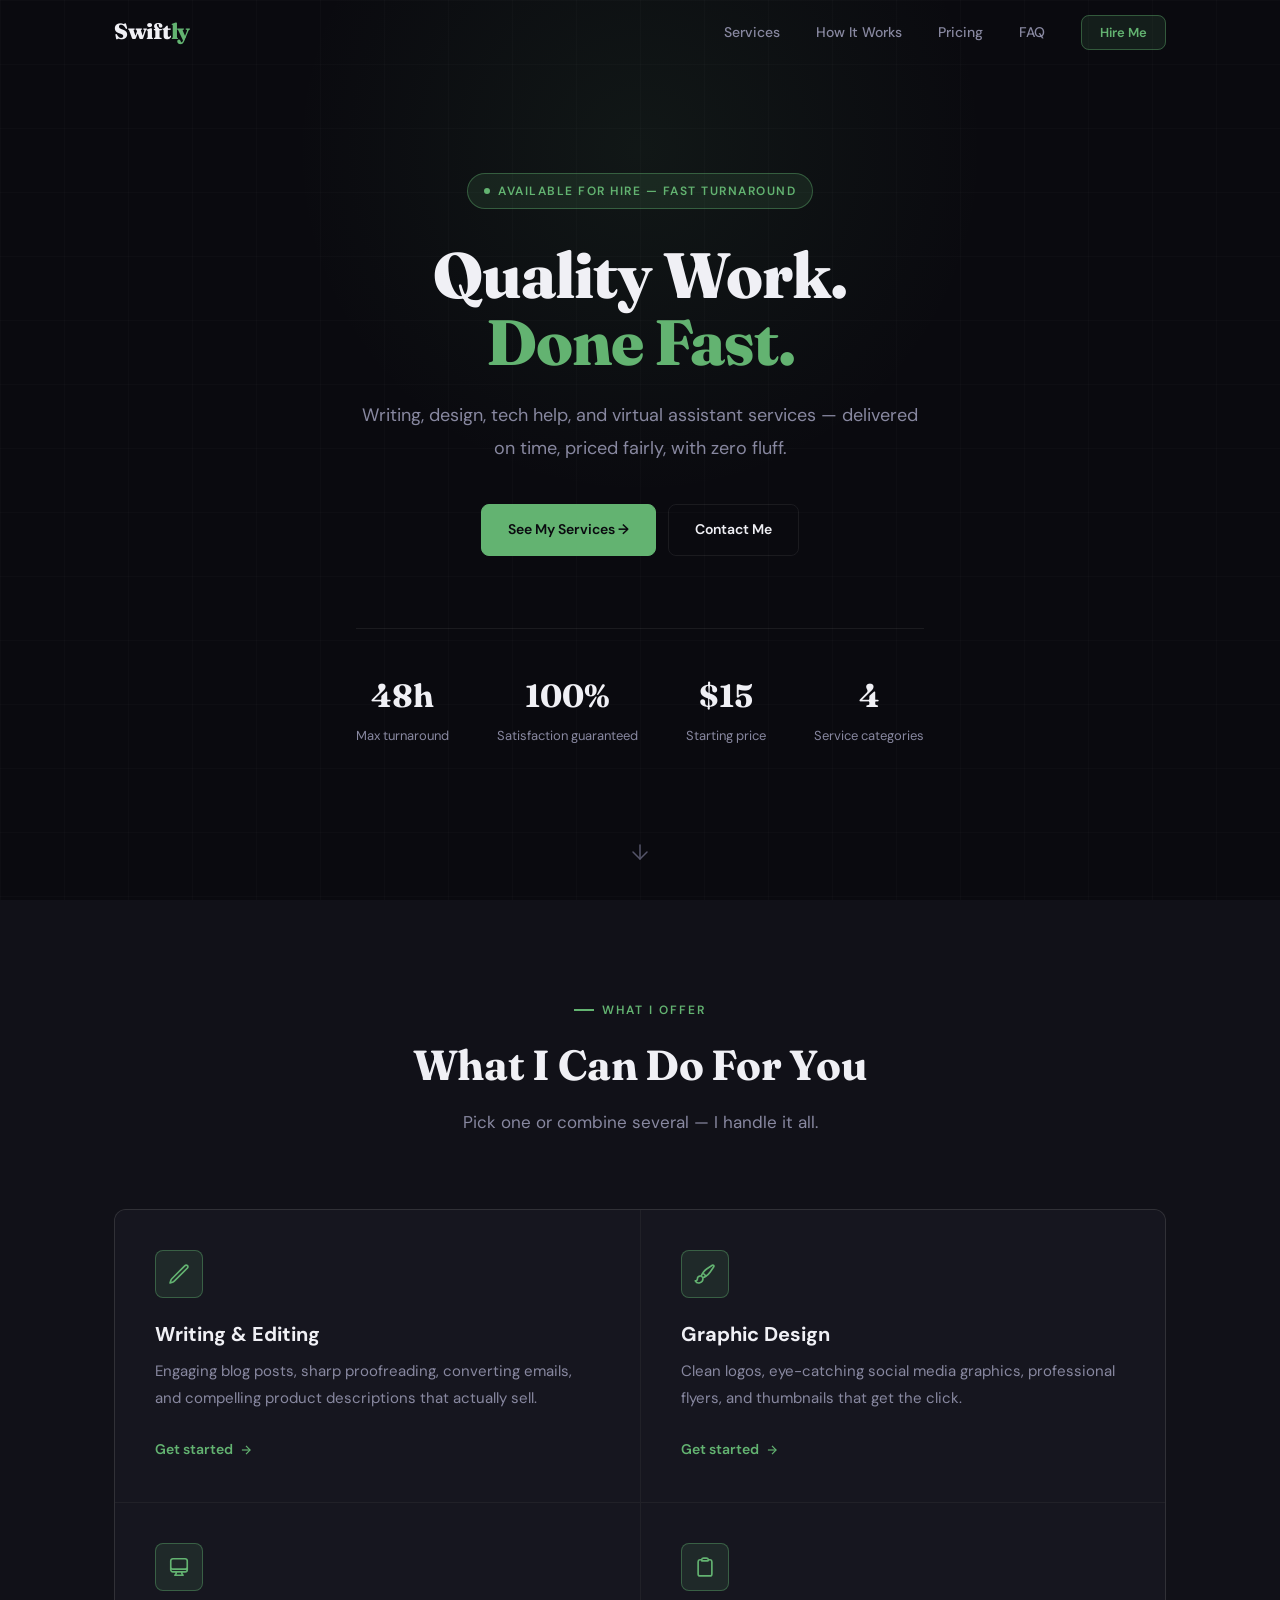
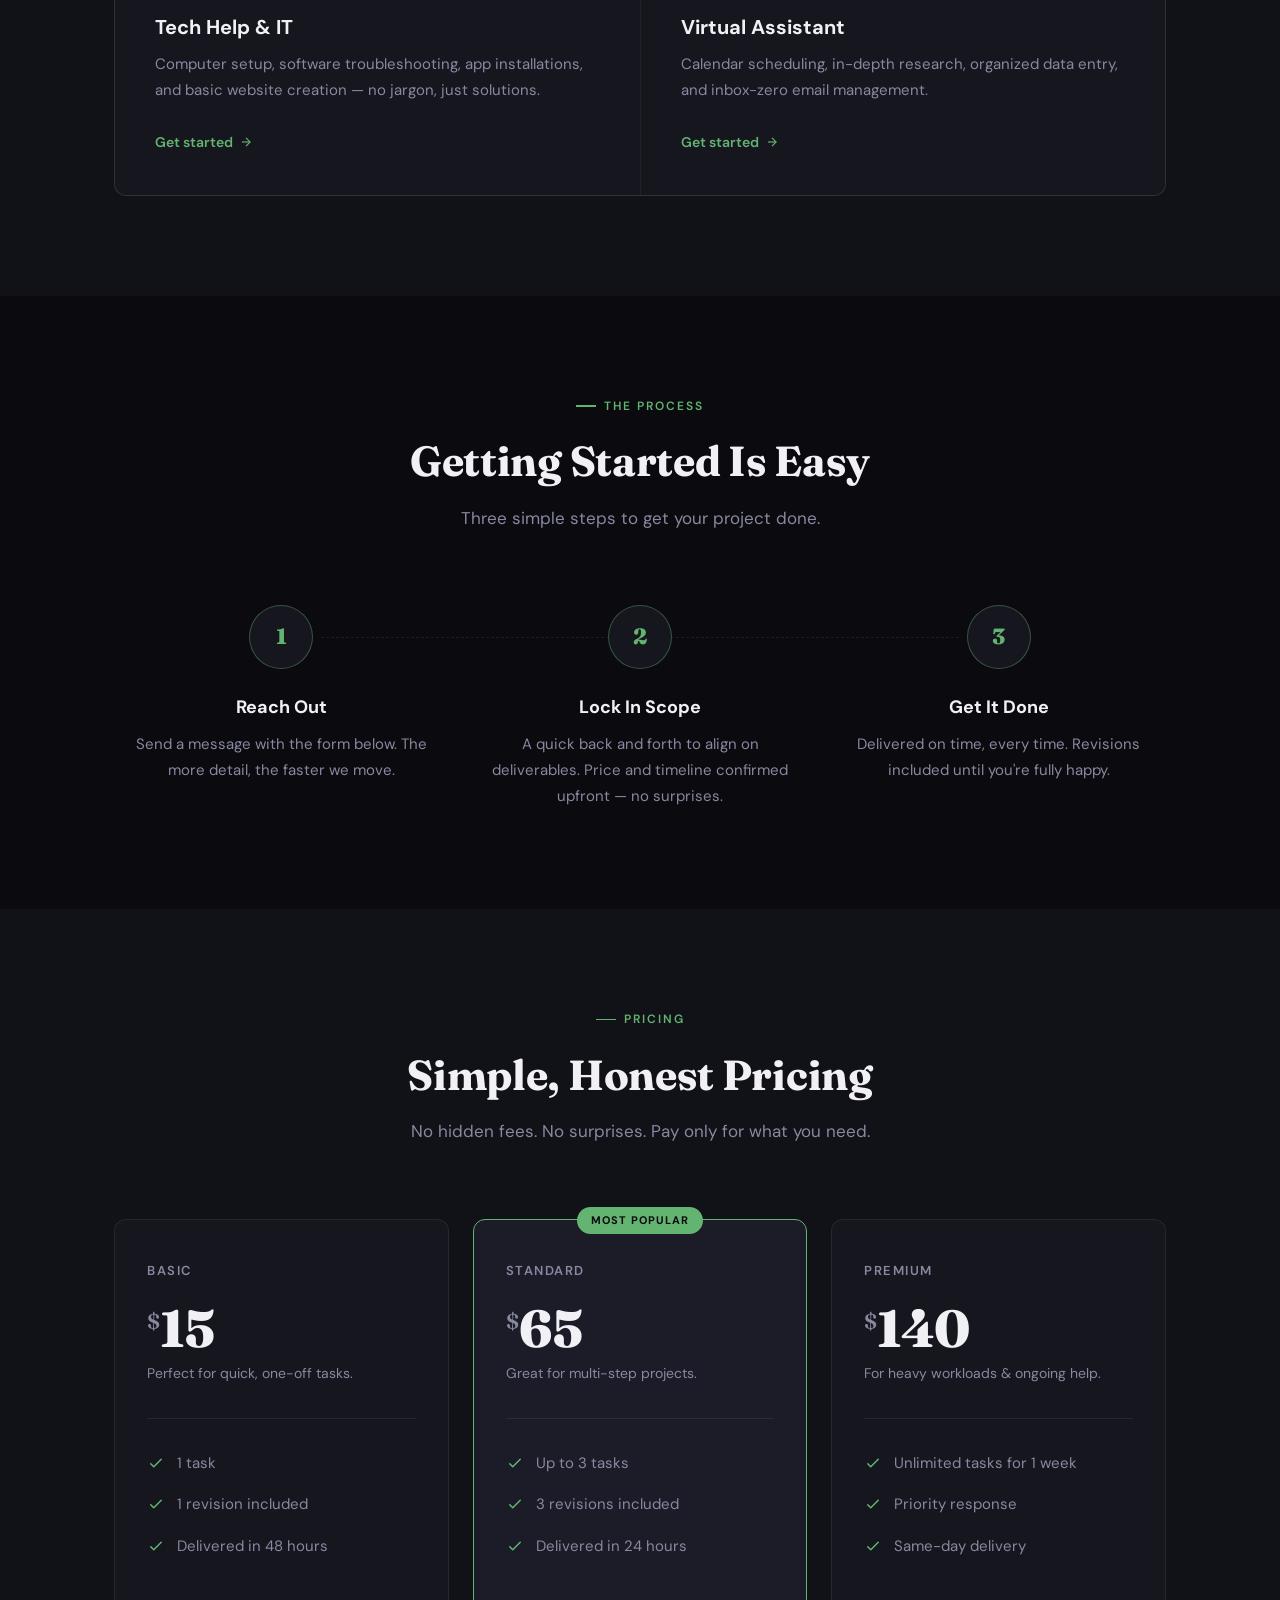
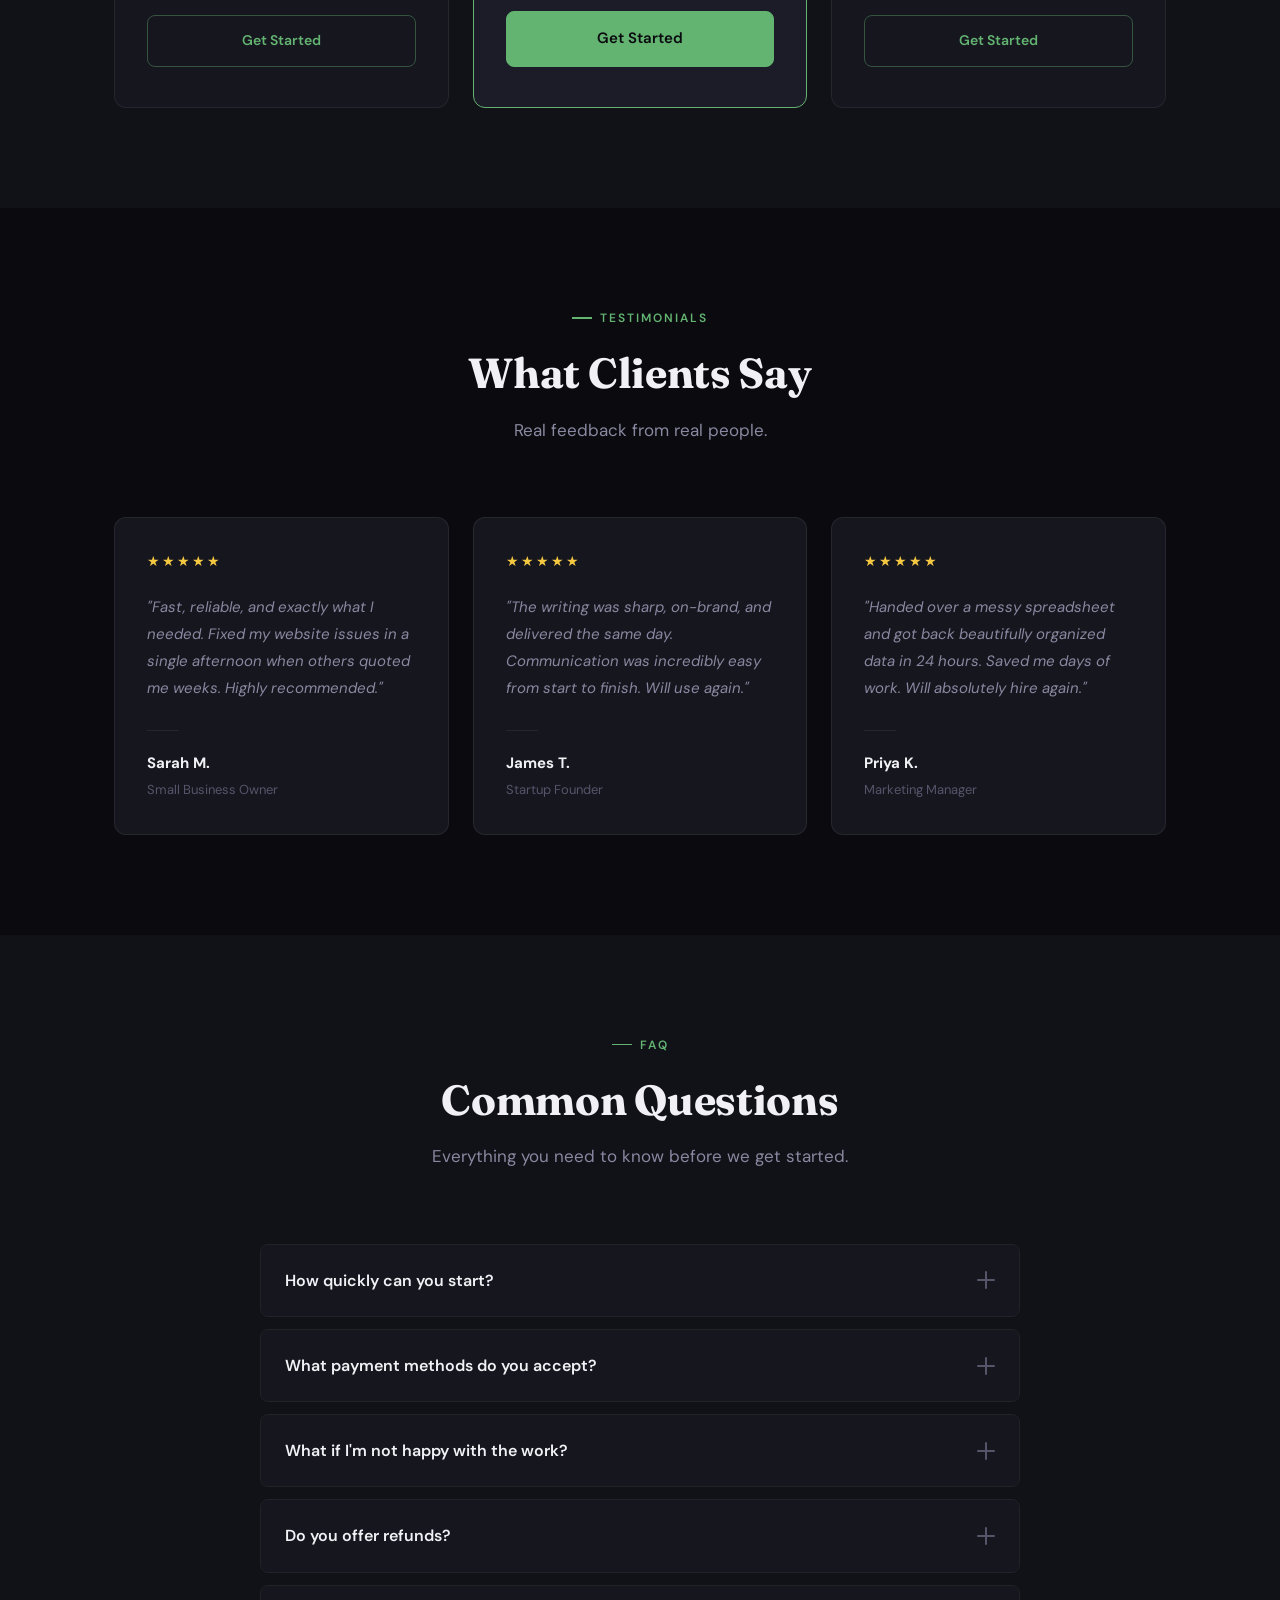
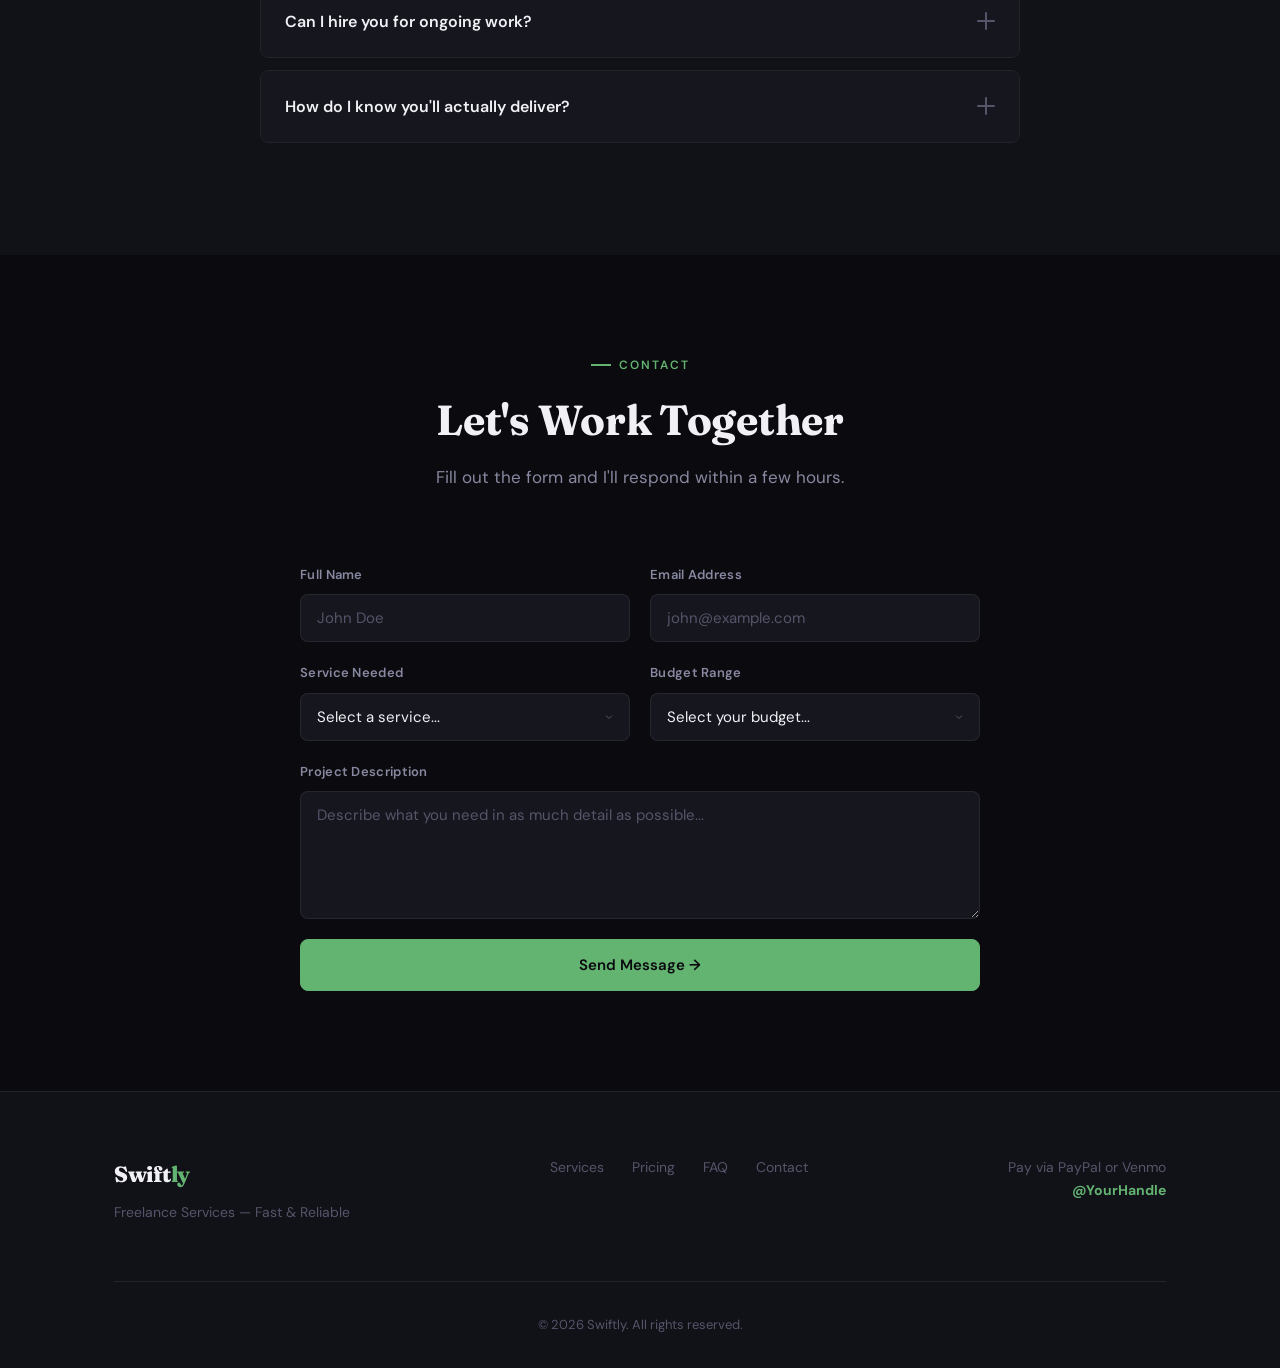
<file: Index.html>
<!DOCTYPE html>
<html lang="en">
<head>
    <meta charset="UTF-8">
    <meta name="viewport" content="width=device-width, initial-scale=1.0">
    <title>Swiftly — Freelance Services</title>
    <style>
        @import url('https://fonts.googleapis.com/css2?family=Fraunces:opsz,wght@9..144,600;9..144,700;9..144,800&family=DM+Sans:opsz,wght@9..40,400;9..40,500;9..40,600;9..40,700&display=swap');

        :root {
            --bg-base: #0a0a0f;
            --bg-surface: #111118;
            --bg-card: #16161f;
            --bg-card-hover: #1c1c28;
            --border: rgba(255,255,255,0.07);
            --border-accent: rgba(99,179,113,0.4);
            --green: #63b371;
            --green-bright: #7dd98d;
            --green-dim: rgba(99,179,113,0.12);
            --green-glow: rgba(99,179,113,0.2);
            --text-primary: #f0f0f5;
            --text-secondary: #8888a0;
            --text-muted: #55556a;
            --font-display: 'Fraunces', serif;
            --font-body: 'DM Sans', sans-serif;
            --radius: 12px;
            --radius-sm: 8px;
            --transition: 0.2s ease;
        }

        *, *::before, *::after { margin: 0; padding: 0; box-sizing: border-box; }
        html { scroll-behavior: smooth; }

        body {
            font-family: var(--font-body);
            font-size: 16px;
            line-height: 1.7;
            color: var(--text-primary);
            background-color: var(--bg-base);
            overflow-x: hidden;
        }

        h1,h2,h3,h4 { line-height: 1.2; }
        a { text-decoration: none; color: inherit; }
        ul { list-style: none; }
        img, svg { display: block; max-width: 100%; }

        .container {
            max-width: 1100px;
            margin: 0 auto;
            padding: 0 24px;
        }

        .section { padding: 100px 0; }

        .section-label {
            display: inline-flex;
            align-items: center;
            gap: 8px;
            font-size: 12px;
            font-weight: 600;
            letter-spacing: 2px;
            text-transform: uppercase;
            color: var(--green);
            margin-bottom: 20px;
        }

        .section-label::before {
            content: '';
            display: block;
            width: 20px;
            height: 1.5px;
            background: var(--green);
        }

        .section-title {
            text-align: center;
            font-family: var(--font-display);
            font-size: 42px;
            font-weight: 700;
            color: var(--text-primary);
            margin-bottom: 16px;
            letter-spacing: -0.3px;
        }

        .section-subtitle {
            text-align: center;
            color: var(--text-secondary);
            font-size: 17px;
            max-width: 560px;
            margin: 0 auto 72px;
            line-height: 1.8;
        }

        .section-header {
            text-align: center;
            margin-bottom: 72px;
        }

        /* Animations */
        .animate-on-scroll {
            opacity: 0;
            transform: translateY(24px);
            transition: opacity 0.55s ease, transform 0.55s ease;
        }
        .animate-on-scroll.visible {
            opacity: 1;
            transform: translateY(0);
        }

        /* Buttons */
        .btn {
            display: inline-flex;
            align-items: center;
            gap: 8px;
            font-family: var(--font-body);
            font-weight: 600;
            font-size: 14px;
            padding: 13px 26px;
            border-radius: var(--radius-sm);
            cursor: pointer;
            transition: all var(--transition);
            border: 1px solid transparent;
            white-space: nowrap;
        }

        .btn-primary {
            background: var(--green);
            color: #0a0a0f;
            border-color: var(--green);
        }
        .btn-primary:hover {
            background: var(--green-bright);
            border-color: var(--green-bright);
            transform: translateY(-1px);
        }

        .btn-ghost {
            background: transparent;
            color: var(--text-primary);
            border-color: var(--border);
        }
        .btn-ghost:hover {
            border-color: rgba(255,255,255,0.2);
            background: rgba(255,255,255,0.04);
        }

        .btn-full {
            width: 100%;
            justify-content: center;
            padding: 14px 24px;
            font-size: 15px;
        }

        /* ─── NAVBAR ─── */
        .navbar {
            position: fixed;
            top: 0; left: 0;
            width: 100%;
            height: 64px;
            z-index: 1000;
            display: flex;
            align-items: center;
            transition: all 0.3s ease;
        }

        .navbar-container {
            width: 100%;
            max-width: 1100px;
            margin: 0 auto;
            padding: 0 24px;
            display: flex;
            justify-content: space-between;
            align-items: center;
        }

        .nav-logo {
            font-family: var(--font-display);
            font-weight: 800;
            font-size: 22px;
            color: var(--text-primary);
            letter-spacing: -0.5px;
        }

        .nav-logo span { color: var(--green); }

        .nav-links {
            display: flex;
            gap: 36px;
        }

        .nav-link {
            font-size: 14px;
            font-weight: 500;
            color: var(--text-secondary);
            transition: color var(--transition);
        }
        .nav-link:hover { color: var(--text-primary); }

        .nav-cta {
            font-size: 13px;
            font-weight: 600;
            color: var(--green);
            border: 1px solid var(--border-accent);
            padding: 8px 18px;
            border-radius: var(--radius-sm);
            transition: all var(--transition);
            background: var(--green-dim);
        }
        .nav-cta:hover {
            background: rgba(99,179,113,0.2);
        }

        .navbar.scrolled {
            background: rgba(10,10,15,0.9);
            backdrop-filter: blur(12px);
            border-bottom: 1px solid var(--border);
        }

        .hamburger {
            display: none;
            flex-direction: column;
            gap: 5px;
            cursor: pointer;
            z-index: 1001;
        }
        .hamburger span {
            width: 24px;
            height: 2px;
            background: var(--text-primary);
            transition: all 0.3s ease;
            border-radius: 2px;
        }

        /* ─── HERO ─── */
        .hero {
            min-height: 100vh;
            display: flex;
            align-items: center;
            justify-content: center;
            position: relative;
            text-align: center;
            padding: 100px 24px 80px;
            overflow: hidden;
        }

        .hero::before {
            content: '';
            position: absolute;
            top: -200px; left: 50%;
            transform: translateX(-50%);
            width: 700px;
            height: 700px;
            background: radial-gradient(circle, rgba(99,179,113,0.08) 0%, transparent 70%);
            pointer-events: none;
        }

        .hero::after {
            content: '';
            position: absolute;
            inset: 0;
            background-image: 
                linear-gradient(rgba(255,255,255,0.015) 1px, transparent 1px),
                linear-gradient(90deg, rgba(255,255,255,0.015) 1px, transparent 1px);
            background-size: 64px 64px;
            pointer-events: none;
        }

        .hero-content {
            max-width: 820px;
            position: relative;
            z-index: 1;
            opacity: 0;
            transform: translateY(20px);
            animation: heroIn 0.7s ease forwards 0.15s;
        }

        @keyframes heroIn {
            to { opacity: 1; transform: translateY(0); }
        }

        .hero-badge {
            display: inline-flex;
            align-items: center;
            gap: 8px;
            font-size: 12px;
            font-weight: 600;
            letter-spacing: 1.5px;
            text-transform: uppercase;
            color: var(--green);
            border: 1px solid var(--border-accent);
            background: var(--green-dim);
            padding: 7px 16px;
            border-radius: 30px;
            margin-bottom: 32px;
        }

        .hero-badge::before {
            content: '';
            width: 6px; height: 6px;
            background: var(--green);
            border-radius: 50%;
            animation: pulse 2s infinite;
        }

        @keyframes pulse {
            0%, 100% { opacity: 1; transform: scale(1); }
            50% { opacity: 0.5; transform: scale(0.8); }
        }

        .hero h1 {
            font-family: var(--font-display);
            font-size: 64px;
            font-weight: 800;
            letter-spacing: -1px;
            color: var(--text-primary);
            margin-bottom: 24px;
            line-height: 1.05;
        }

        .hero h1 em {
            font-style: normal;
            color: var(--green);
        }

        .hero-sub {
            font-size: 18px;
            color: var(--text-secondary);
            max-width: 560px;
            margin: 0 auto 40px;
            line-height: 1.8;
        }

        .hero-buttons {
            display: flex;
            gap: 12px;
            justify-content: center;
            flex-wrap: wrap;
        }

        .hero-stats {
            display: flex;
            justify-content: center;
            gap: 48px;
            margin-top: 72px;
            padding-top: 40px;
            border-top: 1px solid var(--border);
        }

        .hero-stat-num {
            font-family: var(--font-display);
            font-size: 32px;
            font-weight: 700;
            color: var(--text-primary);
        }

        .hero-stat-label {
            font-size: 13px;
            color: var(--text-secondary);
            margin-top: 2px;
        }

        .scroll-arrow {
            position: absolute;
            bottom: 36px;
            left: 50%;
            transform: translateX(-50%);
            color: var(--text-muted);
            animation: bounce 2s infinite;
            z-index: 1;
        }

        @keyframes bounce {
            0%,100% { transform: translateX(-50%) translateY(0); }
            50% { transform: translateX(-50%) translateY(-8px); }
        }

        /* ─── SERVICES ─── */
        .services { background: var(--bg-surface); }

        .services-grid {
            display: grid;
            grid-template-columns: repeat(2, 1fr);
            gap: 1px;
            background: var(--border);
            border: 1px solid var(--border);
            border-radius: var(--radius);
            overflow: hidden;
        }

        .service-card {
            background: var(--bg-card);
            padding: 40px;
            transition: background var(--transition);
            position: relative;
        }

        .service-card:hover {
            background: var(--bg-card-hover);
        }

        .service-card::after {
            content: '';
            position: absolute;
            top: 0; left: 0;
            width: 3px;
            height: 0;
            background: var(--green);
            transition: height 0.3s ease;
        }

        .service-card:hover::after { height: 100%; }

        .service-icon-wrap {
            width: 48px;
            height: 48px;
            background: var(--green-dim);
            border: 1px solid var(--border-accent);
            border-radius: var(--radius-sm);
            display: flex;
            align-items: center;
            justify-content: center;
            margin-bottom: 24px;
            color: var(--green);
        }

        .service-title {
            font-size: 20px;
            font-weight: 700;
            color: var(--text-primary);
            margin-bottom: 12px;
        }

        .service-desc {
            color: var(--text-secondary);
            font-size: 15px;
            margin-bottom: 24px;
            line-height: 1.75;
        }

        .service-link {
            display: inline-flex;
            align-items: center;
            gap: 6px;
            font-size: 14px;
            font-weight: 600;
            color: var(--green);
            transition: gap var(--transition);
        }
        .service-link:hover { gap: 10px; }

        /* ─── HOW IT WORKS ─── */
        .how-it-works { background: var(--bg-base); }

        .steps-container {
            display: flex;
            justify-content: space-between;
            position: relative;
            gap: 24px;
        }

        .steps-line {
            position: absolute;
            top: 32px;
            left: calc(16.6% + 32px);
            right: calc(16.6% + 32px);
            border-top: 1px dashed var(--border);
        }

        .step-card {
            flex: 1;
            text-align: center;
            padding: 0 16px;
            position: relative;
            z-index: 2;
        }

        .step-number {
            width: 64px;
            height: 64px;
            background: var(--bg-card);
            border: 1px solid var(--border-accent);
            color: var(--green);
            border-radius: 50%;
            display: flex;
            align-items: center;
            justify-content: center;
            font-size: 22px;
            font-weight: 800;
            font-family: var(--font-display);
            margin: 0 auto 28px;
        }

        .step-title {
            font-size: 18px;
            font-weight: 700;
            color: var(--text-primary);
            margin-bottom: 12px;
        }

        .step-desc {
            color: var(--text-secondary);
            font-size: 15px;
            line-height: 1.75;
        }

        /* ─── PRICING ─── */
        .pricing { background: var(--bg-surface); }

        .pricing-grid {
            display: grid;
            grid-template-columns: repeat(3, 1fr);
            gap: 24px;
            align-items: stretch;
        }

        .pricing-card {
            background: var(--bg-card);
            border: 1px solid var(--border);
            border-radius: var(--radius);
            padding: 40px 32px;
            display: flex;
            flex-direction: column;
            transition: border-color var(--transition);
            position: relative;
        }

        .pricing-card:hover {
            border-color: rgba(255,255,255,0.12);
        }

        .pricing-card.popular {
            border-color: var(--green);
            background: var(--bg-card-hover);
        }

        .popular-badge {
            position: absolute;
            top: -13px;
            left: 50%;
            transform: translateX(-50%);
            background: var(--green);
            color: #0a0a0f;
            font-size: 11px;
            font-weight: 700;
            padding: 4px 14px;
            border-radius: 20px;
            text-transform: uppercase;
            letter-spacing: 1px;
            white-space: nowrap;
        }

        .pricing-tier {
            font-size: 13px;
            font-weight: 600;
            text-transform: uppercase;
            letter-spacing: 1.5px;
            color: var(--text-secondary);
            margin-bottom: 20px;
        }

        .pricing-price {
            font-family: var(--font-display);
            font-size: 52px;
            font-weight: 800;
            color: var(--text-primary);
            letter-spacing: -1px;
            line-height: 1;
            margin-bottom: 8px;
        }

        .pricing-price span {
            font-size: 22px;
            font-weight: 600;
            letter-spacing: 0;
            color: var(--text-secondary);
            vertical-align: super;
        }

        .pricing-desc {
            color: var(--text-secondary);
            font-size: 14px;
            margin-bottom: 32px;
            padding-bottom: 32px;
            border-bottom: 1px solid var(--border);
        }

        .pricing-features {
            flex: 1;
            margin-bottom: 36px;
        }

        .pricing-features li {
            display: flex;
            align-items: flex-start;
            gap: 12px;
            color: var(--text-secondary);
            font-size: 15px;
            margin-bottom: 16px;
        }

        .pricing-features li svg {
            width: 18px;
            height: 18px;
            color: var(--green);
            flex-shrink: 0;
            margin-top: 3px;
        }

        .btn-outline-green {
            background: transparent;
            color: var(--green);
            border: 1px solid var(--border-accent);
            width: 100%;
            justify-content: center;
            padding: 13px 24px;
            font-size: 14px;
            font-weight: 600;
            border-radius: var(--radius-sm);
            transition: all var(--transition);
            display: flex;
            align-items: center;
            cursor: pointer;
        }
        .btn-outline-green:hover {
            background: var(--green-dim);
        }

        /* ─── TESTIMONIALS ─── */
        .testimonials { background: var(--bg-base); }

        .testi-grid {
            display: grid;
            grid-template-columns: repeat(3, 1fr);
            gap: 24px;
        }

        .testi-card {
            background: var(--bg-card);
            border: 1px solid var(--border);
            border-radius: var(--radius);
            padding: 32px;
            transition: border-color var(--transition);
        }
        .testi-card:hover {
            border-color: rgba(255,255,255,0.1);
        }

        .stars {
            color: #f5c842;
            font-size: 14px;
            letter-spacing: 2px;
            margin-bottom: 20px;
        }

        .testi-quote {
            font-size: 15px;
            color: var(--text-secondary);
            line-height: 1.8;
            margin-bottom: 28px;
            font-style: italic;
        }

        .testi-divider {
            width: 32px;
            height: 1px;
            background: var(--border);
            margin-bottom: 20px;
        }

        .testi-author {
            font-weight: 700;
            font-size: 15px;
            color: var(--text-primary);
        }
        .testi-role {
            font-size: 13px;
            color: var(--text-muted);
            margin-top: 3px;
        }

        /* ─── FAQ ─── */
        .faq { background: var(--bg-surface); }

        .faq-container {
            max-width: 760px;
            margin: 0 auto;
        }

        .faq-item {
            border: 1px solid var(--border);
            border-radius: var(--radius-sm);
            margin-bottom: 12px;
            overflow: hidden;
            transition: border-color var(--transition);
        }

        .faq-item:hover, .faq-item.active {
            border-color: rgba(255,255,255,0.1);
        }

        .faq-question {
            padding: 22px 24px;
            cursor: pointer;
            display: flex;
            justify-content: space-between;
            align-items: center;
            font-weight: 600;
            font-size: 16px;
            color: var(--text-primary);
            background: var(--bg-card);
            transition: background var(--transition);
            gap: 16px;
        }

        .faq-question:hover { background: var(--bg-card-hover); }

        .faq-icon {
            position: relative;
            width: 18px;
            height: 18px;
            flex-shrink: 0;
        }
        .faq-icon::before, .faq-icon::after {
            content: '';
            position: absolute;
            background: var(--text-muted);
            transition: transform 0.3s ease, background 0.2s;
        }
        .faq-icon::before { top: 8px; left: 0; width: 18px; height: 2px; border-radius: 2px; }
        .faq-icon::after { top: 0; left: 8px; width: 2px; height: 18px; border-radius: 2px; }
        .faq-item.active .faq-icon::after { transform: rotate(90deg); }
        .faq-item.active .faq-icon::before, .faq-item.active .faq-icon::after { background: var(--green); }

        .faq-answer {
            max-height: 0;
            overflow: hidden;
            transition: max-height 0.4s ease;
            background: var(--bg-card);
        }
        .faq-answer-inner {
            padding: 0 24px 22px;
            color: var(--text-secondary);
            font-size: 15px;
            line-height: 1.8;
            border-top: 1px solid var(--border);
        }

        /* ─── CONTACT ─── */
        .contact { background: var(--bg-base); }

        .contact-wrapper {
            max-width: 680px;
            margin: 0 auto;
        }

        .contact-form {
            display: grid;
            grid-template-columns: 1fr 1fr;
            gap: 20px;
        }

        .form-group { display: flex; flex-direction: column; }
        .form-group.full-width { grid-column: span 2; }

        label {
            font-size: 13px;
            font-weight: 600;
            color: var(--text-secondary);
            margin-bottom: 8px;
            letter-spacing: 0.3px;
        }

        input, select, textarea {
            font-family: var(--font-body);
            width: 100%;
            padding: 13px 16px;
            background: var(--bg-card);
            border: 1px solid var(--border);
            border-radius: var(--radius-sm);
            font-size: 15px;
            color: var(--text-primary);
            transition: border-color var(--transition);
            appearance: none;
        }

        input::placeholder, textarea::placeholder { color: var(--text-muted); }

        input:focus, select:focus, textarea:focus {
            outline: none;
            border-color: var(--green);
        }

        select {
            background-image: url("data:image/svg+xml,%3Csvg xmlns='http://www.w3.org/2000/svg' width='12' height='12' viewBox='0 0 24 24' fill='none' stroke='%2355556a' stroke-width='2'%3E%3Cpolyline points='6 9 12 15 18 9'%3E%3C/polyline%3E%3C/svg%3E");
            background-repeat: no-repeat;
            background-position: right 14px center;
            padding-right: 40px;
        }

        select option { background: var(--bg-card); color: var(--text-primary); }

        textarea { resize: vertical; min-height: 120px; }

        .error-msg {
            color: #f87171;
            font-size: 12px;
            margin-top: 6px;
            display: none;
        }

        .form-group.error input,
        .form-group.error select,
        .form-group.error textarea { border-color: #f87171; }
        .form-group.error .error-msg { display: block; }

        .form-success {
            display: none;
            margin-top: 20px;
            padding: 16px;
            background: rgba(99,179,113,0.1);
            border: 1px solid var(--border-accent);
            color: var(--green);
            text-align: center;
            border-radius: var(--radius-sm);
            font-weight: 500;
            grid-column: span 2;
            font-size: 15px;
        }

        /* ─── FOOTER ─── */
        .footer {
            background: var(--bg-surface);
            border-top: 1px solid var(--border);
            padding: 64px 0 32px;
        }

        .footer-top {
            display: flex;
            justify-content: space-between;
            align-items: flex-start;
            margin-bottom: 56px;
            gap: 32px;
            flex-wrap: wrap;
        }

        .footer-logo {
            font-family: var(--font-display);
            font-size: 22px;
            font-weight: 800;
            color: var(--text-primary);
            letter-spacing: -0.5px;
        }
        .footer-logo span { color: var(--green); }

        .footer-desc {
            font-size: 14px;
            color: var(--text-muted);
            margin-top: 8px;
        }

        .footer-nav {
            display: flex;
            gap: 28px;
            flex-wrap: wrap;
        }
        .footer-nav a {
            font-size: 14px;
            color: var(--text-muted);
            transition: color var(--transition);
        }
        .footer-nav a:hover { color: var(--text-primary); }

        .footer-payment {
            font-size: 14px;
            color: var(--text-muted);
            text-align: right;
        }
        .footer-payment strong { color: var(--green); }

        .footer-bottom {
            text-align: center;
            padding-top: 32px;
            border-top: 1px solid var(--border);
            color: var(--text-muted);
            font-size: 13px;
        }

        /* ─── RESPONSIVE ─── */
        @media (max-width: 900px) {
            .pricing-grid { grid-template-columns: 1fr; max-width: 420px; margin: 0 auto; }
        }

        @media (max-width: 768px) {
            .section { padding: 72px 0; }
            .section-title { font-size: 32px; }
            .hero h1 { font-size: 38px; letter-spacing: -1px; }
            .hero-stats { gap: 28px; flex-wrap: wrap; }

            .nav-links {
                position: absolute;
                top: 64px; left: 0;
                width: 100%;
                background: var(--bg-surface);
                flex-direction: column;
                padding: 24px;
                gap: 20px;
                border-top: 1px solid var(--border);
                display: none;
            }
            .nav-links.active { display: flex; }
            .nav-link { font-size: 17px; color: var(--text-primary); }
            .nav-cta { display: none; }
            .hamburger { display: flex; }

            .hero-buttons { flex-direction: column; align-items: center; }
            .services-grid { grid-template-columns: 1fr; }
            .testi-grid { grid-template-columns: 1fr; }
            .steps-container { flex-direction: column; gap: 40px; }
            .steps-line { display: none; }
            .contact-form { grid-template-columns: 1fr; }
            .form-group.full-width, .form-success { grid-column: span 1; }
            .footer-top { flex-direction: column; }
            .footer-payment { text-align: left; }
        }
    </style>
</head>
<body>

<!-- NAVBAR -->
<nav class="navbar" id="navbar">
    <div class="navbar-container">
        <a href="#" class="nav-logo">Swift<span>ly</span></a>

        <div class="hamburger" id="hamburger">
            <span></span><span></span><span></span>
        </div>

        <ul class="nav-links" id="nav-links">
            <li><a href="#services" class="nav-link">Services</a></li>
            <li><a href="#how-it-works" class="nav-link">How It Works</a></li>
            <li><a href="#pricing" class="nav-link">Pricing</a></li>
            <li><a href="#faq" class="nav-link">FAQ</a></li>
            <li><a href="#contact" class="nav-cta">Hire Me</a></li>
        </ul>
    </div>
</nav>

<!-- HERO -->
<section class="hero" id="home">
    <div class="hero-content">
        <div class="hero-badge">Available for Hire — Fast Turnaround</div>
        <h1>Quality Work.<br><em>Done Fast.</em></h1>
        <p class="hero-sub">Writing, design, tech help, and virtual assistant services — delivered on time, priced fairly, with zero fluff.</p>
        <div class="hero-buttons">
            <a href="#services" class="btn btn-primary">See My Services →</a>
            <a href="#contact" class="btn btn-ghost">Contact Me</a>
        </div>
        <div class="hero-stats">
            <div>
                <div class="hero-stat-num">48h</div>
                <div class="hero-stat-label">Max turnaround</div>
            </div>
            <div>
                <div class="hero-stat-num">100%</div>
                <div class="hero-stat-label">Satisfaction guaranteed</div>
            </div>
            <div>
                <div class="hero-stat-num">$15</div>
                <div class="hero-stat-label">Starting price</div>
            </div>
            <div>
                <div class="hero-stat-num">4</div>
                <div class="hero-stat-label">Service categories</div>
            </div>
        </div>
    </div>

    <div class="scroll-arrow">
        <a href="#services">
            <svg xmlns="http://www.w3.org/2000/svg" width="24" height="24" viewBox="0 0 24 24" fill="none" stroke="currentColor" stroke-width="1.5" stroke-linecap="round" stroke-linejoin="round">
                <line x1="12" y1="5" x2="12" y2="19"/><polyline points="19 12 12 19 5 12"/>
            </svg>
        </a>
    </div>
</section>

<!-- SERVICES -->
<section class="section services" id="services">
    <div class="container">
        <div class="section-header">
            <div style="display:flex;justify-content:center;"><span class="section-label animate-on-scroll">What I Offer</span></div>
            <h2 class="section-title animate-on-scroll">What I Can Do For You</h2>
            <p class="section-subtitle animate-on-scroll">Pick one or combine several — I handle it all.</p>
        </div>

        <div class="services-grid animate-on-scroll">
            <div class="service-card">
                <div class="service-icon-wrap">
                    <svg width="22" height="22" fill="none" viewBox="0 0 24 24" stroke="currentColor" stroke-width="1.8">
                        <path stroke-linecap="round" stroke-linejoin="round" d="M16.862 4.487l1.687-1.688a1.875 1.875 0 112.652 2.652L6.832 19.82a4.5 4.5 0 01-1.897 1.13l-2.685.8.8-2.685a4.5 4.5 0 011.13-1.897L16.863 4.487z"/>
                    </svg>
                </div>
                <h3 class="service-title">Writing & Editing</h3>
                <p class="service-desc">Engaging blog posts, sharp proofreading, converting emails, and compelling product descriptions that actually sell.</p>
                <a href="#contact" class="service-link">Get started <svg width="14" height="14" viewBox="0 0 24 24" fill="none" stroke="currentColor" stroke-width="2"><line x1="5" y1="12" x2="19" y2="12"/><polyline points="12 5 19 12 12 19"/></svg></a>
            </div>

            <div class="service-card">
                <div class="service-icon-wrap">
                    <svg width="22" height="22" fill="none" viewBox="0 0 24 24" stroke="currentColor" stroke-width="1.8">
                        <path stroke-linecap="round" stroke-linejoin="round" d="M9.53 16.122a3 3 0 00-5.78 1.128 2.25 2.25 0 01-2.4 2.245 4.5 4.5 0 008.4-2.245c0-.399-.078-.78-.22-1.128zm0 0a15.998 15.998 0 003.388-1.62m-5.043-.025a15.994 15.994 0 011.622-3.395m3.42 3.42a15.995 15.995 0 004.764-4.648l3.876-5.814a1.151 1.151 0 00-1.597-1.597L14.146 6.32a15.996 15.996 0 00-4.649 4.763m3.42 3.42a6.776 6.776 0 00-3.42-3.42"/>
                    </svg>
                </div>
                <h3 class="service-title">Graphic Design</h3>
                <p class="service-desc">Clean logos, eye-catching social media graphics, professional flyers, and thumbnails that get the click.</p>
                <a href="#contact" class="service-link">Get started <svg width="14" height="14" viewBox="0 0 24 24" fill="none" stroke="currentColor" stroke-width="2"><line x1="5" y1="12" x2="19" y2="12"/><polyline points="12 5 19 12 12 19"/></svg></a>
            </div>

            <div class="service-card">
                <div class="service-icon-wrap">
                    <svg width="22" height="22" fill="none" viewBox="0 0 24 24" stroke="currentColor" stroke-width="1.8">
                        <path stroke-linecap="round" stroke-linejoin="round" d="M9 17.25v1.007a3 3 0 01-.879 2.122L7.5 21h9l-.621-.621A3 3 0 0115 18.257V17.25m6-12V15a2.25 2.25 0 01-2.25 2.25H5.25A2.25 2.25 0 013 15V5.25m18 0A2.25 2.25 0 0018.75 3H5.25A2.25 2.25 0 003 5.25m18 0V12a2.25 2.25 0 01-2.25 2.25H5.25A2.25 2.25 0 013 12V5.25"/>
                    </svg>
                </div>
                <h3 class="service-title">Tech Help & IT</h3>
                <p class="service-desc">Computer setup, software troubleshooting, app installations, and basic website creation — no jargon, just solutions.</p>
                <a href="#contact" class="service-link">Get started <svg width="14" height="14" viewBox="0 0 24 24" fill="none" stroke="currentColor" stroke-width="2"><line x1="5" y1="12" x2="19" y2="12"/><polyline points="12 5 19 12 12 19"/></svg></a>
            </div>

            <div class="service-card">
                <div class="service-icon-wrap">
                    <svg width="22" height="22" fill="none" viewBox="0 0 24 24" stroke="currentColor" stroke-width="1.8">
                        <path stroke-linecap="round" stroke-linejoin="round" d="M15.666 3.888A2.25 2.25 0 0013.5 2.25h-3c-1.03 0-1.9.693-2.166 1.638m7.332 0c.055.194.084.4.084.612v0a.75.75 0 01-.75.75H9a.75.75 0 01-.75-.75v0c0-.212.03-.418.084-.612m7.332 0c.646.049 1.288.11 1.927.184 1.1.128 1.907 1.077 1.907 2.185V19.5a2.25 2.25 0 01-2.25 2.25H6.75A2.25 2.25 0 014.5 19.5V6.257c0-1.108.806-2.057 1.907-2.185a48.208 48.208 0 011.927-.184"/>
                    </svg>
                </div>
                <h3 class="service-title">Virtual Assistant</h3>
                <p class="service-desc">Calendar scheduling, in-depth research, organized data entry, and inbox-zero email management.</p>
                <a href="#contact" class="service-link">Get started <svg width="14" height="14" viewBox="0 0 24 24" fill="none" stroke="currentColor" stroke-width="2"><line x1="5" y1="12" x2="19" y2="12"/><polyline points="12 5 19 12 12 19"/></svg></a>
            </div>
        </div>
    </div>
</section>

<!-- HOW IT WORKS -->
<section class="section how-it-works" id="how-it-works">
    <div class="container">
        <div class="section-header">
            <div style="display:flex;justify-content:center;"><span class="section-label animate-on-scroll">The Process</span></div>
            <h2 class="section-title animate-on-scroll">Getting Started Is Easy</h2>
            <p class="section-subtitle animate-on-scroll">Three simple steps to get your project done.</p>
        </div>

        <div class="steps-container">
            <div class="steps-line"></div>
            <div class="step-card animate-on-scroll">
                <div class="step-number">1</div>
                <h3 class="step-title">Reach Out</h3>
                <p class="step-desc">Send a message with the form below. The more detail, the faster we move.</p>
            </div>
            <div class="step-card animate-on-scroll">
                <div class="step-number">2</div>
                <h3 class="step-title">Lock In Scope</h3>
                <p class="step-desc">A quick back and forth to align on deliverables. Price and timeline confirmed upfront — no surprises.</p>
            </div>
            <div class="step-card animate-on-scroll">
                <div class="step-number">3</div>
                <h3 class="step-title">Get It Done</h3>
                <p class="step-desc">Delivered on time, every time. Revisions included until you're fully happy.</p>
            </div>
        </div>
    </div>
</section>

<!-- PRICING -->
<section class="section pricing" id="pricing">
    <div class="container">
        <div class="section-header">
            <div style="display:flex;justify-content:center;"><span class="section-label animate-on-scroll">Pricing</span></div>
            <h2 class="section-title animate-on-scroll">Simple, Honest Pricing</h2>
            <p class="section-subtitle animate-on-scroll">No hidden fees. No surprises. Pay only for what you need.</p>
        </div>

        <div class="pricing-grid">
            <!-- Basic -->
            <div class="pricing-card animate-on-scroll">
                <div class="pricing-tier">Basic</div>
                <div class="pricing-price"><span>$</span>15</div>
                <p class="pricing-desc">Perfect for quick, one-off tasks.</p>
                <ul class="pricing-features">
                    <li><svg fill="none" viewBox="0 0 24 24" stroke="currentColor" stroke-width="2"><path stroke-linecap="round" stroke-linejoin="round" d="M5 13l4 4L19 7"/></svg>1 task</li>
                    <li><svg fill="none" viewBox="0 0 24 24" stroke="currentColor" stroke-width="2"><path stroke-linecap="round" stroke-linejoin="round" d="M5 13l4 4L19 7"/></svg>1 revision included</li>
                    <li><svg fill="none" viewBox="0 0 24 24" stroke="currentColor" stroke-width="2"><path stroke-linecap="round" stroke-linejoin="round" d="M5 13l4 4L19 7"/></svg>Delivered in 48 hours</li>
                </ul>
                <a href="#contact" class="btn-outline-green">Get Started</a>
            </div>

            <!-- Standard -->
            <div class="pricing-card popular animate-on-scroll">
                <div class="popular-badge">Most Popular</div>
                <div class="pricing-tier">Standard</div>
                <div class="pricing-price"><span>$</span>65</div>
                <p class="pricing-desc">Great for multi-step projects.</p>
                <ul class="pricing-features">
                    <li><svg fill="none" viewBox="0 0 24 24" stroke="currentColor" stroke-width="2"><path stroke-linecap="round" stroke-linejoin="round" d="M5 13l4 4L19 7"/></svg>Up to 3 tasks</li>
                    <li><svg fill="none" viewBox="0 0 24 24" stroke="currentColor" stroke-width="2"><path stroke-linecap="round" stroke-linejoin="round" d="M5 13l4 4L19 7"/></svg>3 revisions included</li>
                    <li><svg fill="none" viewBox="0 0 24 24" stroke="currentColor" stroke-width="2"><path stroke-linecap="round" stroke-linejoin="round" d="M5 13l4 4L19 7"/></svg>Delivered in 24 hours</li>
                </ul>
                <a href="#contact" class="btn btn-primary btn-full">Get Started</a>
            </div>

            <!-- Premium -->
            <div class="pricing-card animate-on-scroll">
                <div class="pricing-tier">Premium</div>
                <div class="pricing-price"><span>$</span>140</div>
                <p class="pricing-desc">For heavy workloads & ongoing help.</p>
                <ul class="pricing-features">
                    <li><svg fill="none" viewBox="0 0 24 24" stroke="currentColor" stroke-width="2"><path stroke-linecap="round" stroke-linejoin="round" d="M5 13l4 4L19 7"/></svg>Unlimited tasks for 1 week</li>
                    <li><svg fill="none" viewBox="0 0 24 24" stroke="currentColor" stroke-width="2"><path stroke-linecap="round" stroke-linejoin="round" d="M5 13l4 4L19 7"/></svg>Priority response</li>
                    <li><svg fill="none" viewBox="0 0 24 24" stroke="currentColor" stroke-width="2"><path stroke-linecap="round" stroke-linejoin="round" d="M5 13l4 4L19 7"/></svg>Same-day delivery</li>
                </ul>
                <a href="#contact" class="btn-outline-green">Get Started</a>
            </div>
        </div>
    </div>
</section>

<!-- TESTIMONIALS -->
<section class="section testimonials" id="testimonials">
    <div class="container">
        <div class="section-header">
            <div style="display:flex;justify-content:center;"><span class="section-label animate-on-scroll">Testimonials</span></div>
            <h2 class="section-title animate-on-scroll">What Clients Say</h2>
            <p class="section-subtitle animate-on-scroll">Real feedback from real people.</p>
        </div>

        <div class="testi-grid">
            <div class="testi-card animate-on-scroll">
                <div class="stars">★★★★★</div>
                <p class="testi-quote">"Fast, reliable, and exactly what I needed. Fixed my website issues in a single afternoon when others quoted me weeks. Highly recommended."</p>
                <div class="testi-divider"></div>
                <div class="testi-author">Sarah M.</div>
                <div class="testi-role">Small Business Owner</div>
            </div>
            <div class="testi-card animate-on-scroll">
                <div class="stars">★★★★★</div>
                <p class="testi-quote">"The writing was sharp, on-brand, and delivered the same day. Communication was incredibly easy from start to finish. Will use again."</p>
                <div class="testi-divider"></div>
                <div class="testi-author">James T.</div>
                <div class="testi-role">Startup Founder</div>
            </div>
            <div class="testi-card animate-on-scroll">
                <div class="stars">★★★★★</div>
                <p class="testi-quote">"Handed over a messy spreadsheet and got back beautifully organized data in 24 hours. Saved me days of work. Will absolutely hire again."</p>
                <div class="testi-divider"></div>
                <div class="testi-author">Priya K.</div>
                <div class="testi-role">Marketing Manager</div>
            </div>
        </div>
    </div>
</section>

<!-- FAQ -->
<section class="section faq" id="faq">
    <div class="container">
        <div class="section-header">
            <div style="display:flex;justify-content:center;"><span class="section-label animate-on-scroll">FAQ</span></div>
            <h2 class="section-title animate-on-scroll">Common Questions</h2>
            <p class="section-subtitle animate-on-scroll">Everything you need to know before we get started.</p>
        </div>

        <div class="faq-container">
            <div class="faq-item animate-on-scroll">
                <div class="faq-question">How quickly can you start? <span class="faq-icon"></span></div>
                <div class="faq-answer"><div class="faq-answer-inner">I can start on new projects within 24 hours of our agreement. If you have an urgent request, flag it in the contact form and I'll prioritize it.</div></div>
            </div>
            <div class="faq-item animate-on-scroll">
                <div class="faq-question">What payment methods do you accept? <span class="faq-icon"></span></div>
                <div class="faq-answer"><div class="faq-answer-inner">I accept PayPal, Venmo, and direct bank transfer. For larger projects, I typically ask for a 50% deposit upfront with the remainder on delivery.</div></div>
            </div>
            <div class="faq-item animate-on-scroll">
                <div class="faq-question">What if I'm not happy with the work? <span class="faq-icon"></span></div>
                <div class="faq-answer"><div class="faq-answer-inner">Your satisfaction is the goal. Every tier includes revisions so we can refine the work until it fully matches your vision — no extra charge.</div></div>
            </div>
            <div class="faq-item animate-on-scroll">
                <div class="faq-question">Do you offer refunds? <span class="faq-icon"></span></div>
                <div class="faq-answer"><div class="faq-answer-inner">If we realize early on that we aren't a good fit, I offer a full refund on any deposit. Once final deliverables are accepted, refunds are handled on a case-by-case basis.</div></div>
            </div>
            <div class="faq-item animate-on-scroll">
                <div class="faq-question">Can I hire you for ongoing work? <span class="faq-icon"></span></div>
                <div class="faq-answer"><div class="faq-answer-inner">Absolutely. The Premium tier is built for that. I also offer custom monthly retainer packages if you need consistent, long-term support.</div></div>
            </div>
            <div class="faq-item animate-on-scroll">
                <div class="faq-question">How do I know you'll actually deliver? <span class="faq-icon"></span></div>
                <div class="faq-answer"><div class="faq-answer-inner">I run on reputation and referrals. I keep communication clear and frequent so you're never left wondering about your project's status.</div></div>
            </div>
        </div>
    </div>
</section>

<!-- CONTACT -->
<section class="section contact" id="contact">
    <div class="container">
        <div class="section-header">
            <div style="display:flex;justify-content:center;"><span class="section-label animate-on-scroll">Contact</span></div>
            <h2 class="section-title animate-on-scroll">Let's Work Together</h2>
            <p class="section-subtitle animate-on-scroll">Fill out the form and I'll respond within a few hours.</p>
        </div>

        <div class="contact-wrapper">
            <form class="contact-form animate-on-scroll" id="contact-form" novalidate>
                <div class="form-group">
                    <label for="name">Full Name</label>
                    <input type="text" id="name" name="name" required placeholder="John Doe">
                    <span class="error-msg">Please enter your full name.</span>
                </div>
                <div class="form-group">
                    <label for="email">Email Address</label>
                    <input type="email" id="email" name="email" required placeholder="john@example.com">
                    <span class="error-msg">Please enter a valid email.</span>
                </div>
                <div class="form-group">
                    <label for="service">Service Needed</label>
                    <select id="service" name="service" required>
                        <option value="" disabled selected>Select a service...</option>
                        <option>Writing & Editing</option>
                        <option>Graphic Design</option>
                        <option>Tech Help</option>
                        <option>Virtual Assistant</option>
                        <option>Other</option>
                    </select>
                    <span class="error-msg">Please select a service.</span>
                </div>
                <div class="form-group">
                    <label for="budget">Budget Range</label>
                    <select id="budget" name="budget" required>
                        <option value="" disabled selected>Select your budget...</option>
                        <option>Under $15</option>
                        <option>$15–$65</option>
                        <option>$65–$140</option>
                        <option>$140+</option>
                    </select>
                    <span class="error-msg">Please select a budget range.</span>
                </div>
                <div class="form-group full-width">
                    <label for="description">Project Description</label>
                    <textarea id="description" name="description" rows="5" required placeholder="Describe what you need in as much detail as possible..."></textarea>
                    <span class="error-msg">Please describe your project.</span>
                </div>
                <div class="form-group full-width">
                    <button type="submit" class="btn btn-primary btn-full" style="font-size:15px; padding:15px 24px;">Send Message →</button>
                </div>
                <div class="form-success" id="form-success">✓ Thanks! I'll be in touch within a few hours.</div>
            </form>
        </div>
    </div>
</section>

<!-- FOOTER -->
<footer class="footer">
    <div class="container">
        <div class="footer-top">
            <div>
                <div class="footer-logo">Swift<span>ly</span></div>
                <div class="footer-desc">Freelance Services — Fast & Reliable</div>
            </div>
            <nav class="footer-nav">
                <a href="#services">Services</a>
                <a href="#pricing">Pricing</a>
                <a href="#faq">FAQ</a>
                <a href="#contact">Contact</a>
            </nav>
            <div class="footer-payment">
                Pay via PayPal or Venmo<br>
                <strong>@YourHandle</strong>
            </div>
        </div>
        <div class="footer-bottom">© 2026 Swiftly. All rights reserved.</div>
    </div>
</footer>

<script>
document.addEventListener('DOMContentLoaded', () => {
    const nav = document.getElementById('navbar');
    const hamburger = document.getElementById('hamburger');
    const navLinks = document.getElementById('nav-links');

    window.addEventListener('scroll', () => {
        nav.classList.toggle('scrolled', window.scrollY > 60);
    });

    hamburger.addEventListener('click', () => {
        navLinks.classList.toggle('active');
    });

    document.querySelectorAll('a[href^="#"]').forEach(anchor => {
        anchor.addEventListener('click', function(e) {
            e.preventDefault();
            navLinks.classList.remove('active');
            const target = document.querySelector(this.getAttribute('href'));
            if (target) {
                window.scrollTo({ top: target.getBoundingClientRect().top + window.scrollY - nav.offsetHeight, behavior: 'smooth' });
            }
        });
    });

    document.querySelectorAll('.faq-item').forEach(item => {
        item.querySelector('.faq-question').addEventListener('click', () => {
            const isActive = item.classList.contains('active');
            document.querySelectorAll('.faq-item').forEach(f => {
                f.classList.remove('active');
                f.querySelector('.faq-answer').style.maxHeight = null;
            });
            if (!isActive) {
                item.classList.add('active');
                const ans = item.querySelector('.faq-answer');
                ans.style.maxHeight = ans.scrollHeight + 'px';
            }
        });
    });

    const observer = new IntersectionObserver((entries, obs) => {
        entries.forEach(entry => {
            if (entry.isIntersecting) {
                entry.target.classList.add('visible');
                obs.unobserve(entry.target);
            }
        });
    }, { threshold: 0.1, rootMargin: '0px 0px -40px 0px' });

    document.querySelectorAll('.animate-on-scroll').forEach(el => observer.observe(el));

    const form = document.getElementById('contact-form');
    const formSuccess = document.getElementById('form-success');

    const validEmail = e => /^[^\s@]+@[^\s@]+\.[^\s@]+$/.test(e);

    form.addEventListener('submit', e => {
        e.preventDefault();
        let valid = true;
        form.querySelectorAll('input, select, textarea').forEach(input => {
            const group = input.closest('.form-group');
            const bad = !input.value.trim() || (input.type === 'email' && !validEmail(input.value.trim()));
            group.classList.toggle('error', bad);
            if (bad) valid = false;
        });
        if (valid) {
            formSuccess.style.display = 'block';
            form.reset();
            setTimeout(() => { formSuccess.style.display = 'none'; }, 5000);
        }
    });

    form.querySelectorAll('input, select, textarea').forEach(input => {
        input.addEventListener('input', () => input.closest('.form-group').classList.remove('error'));
    });
});
</script>
</body>
</html>
</file>
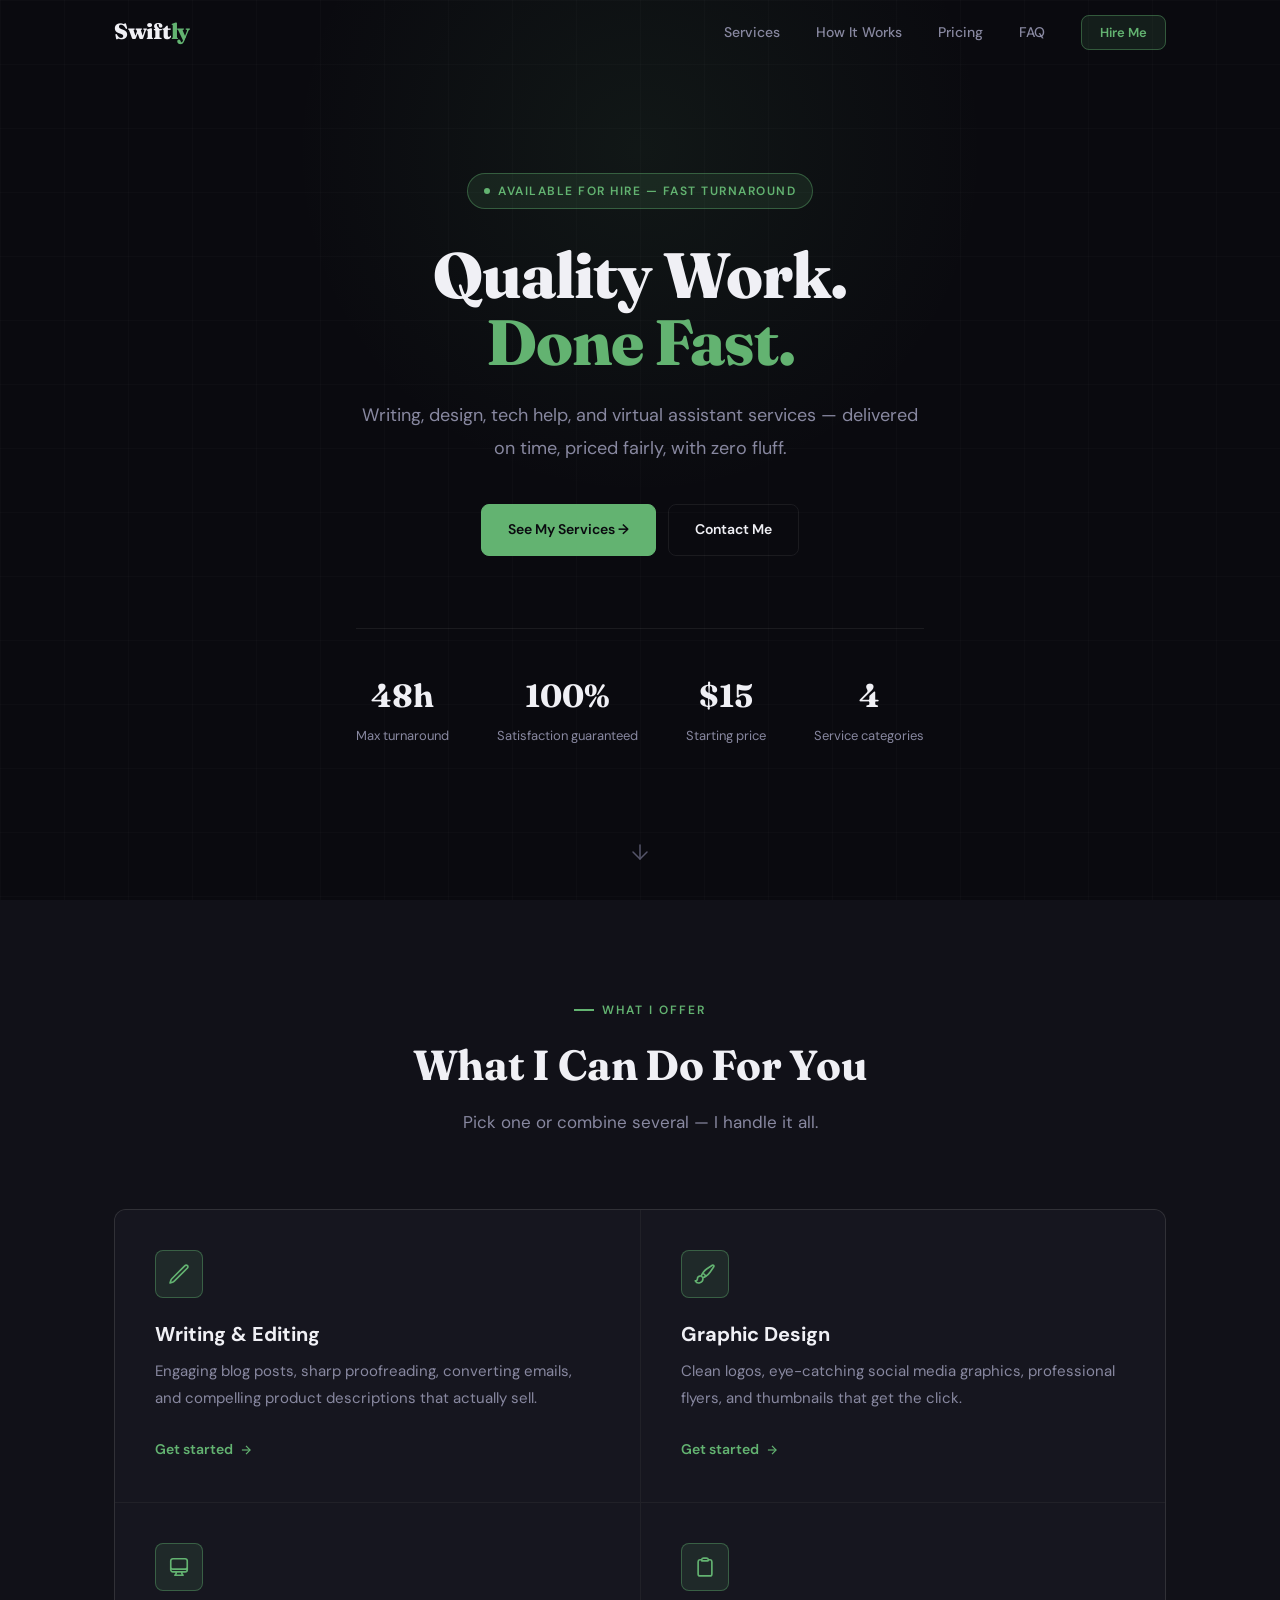
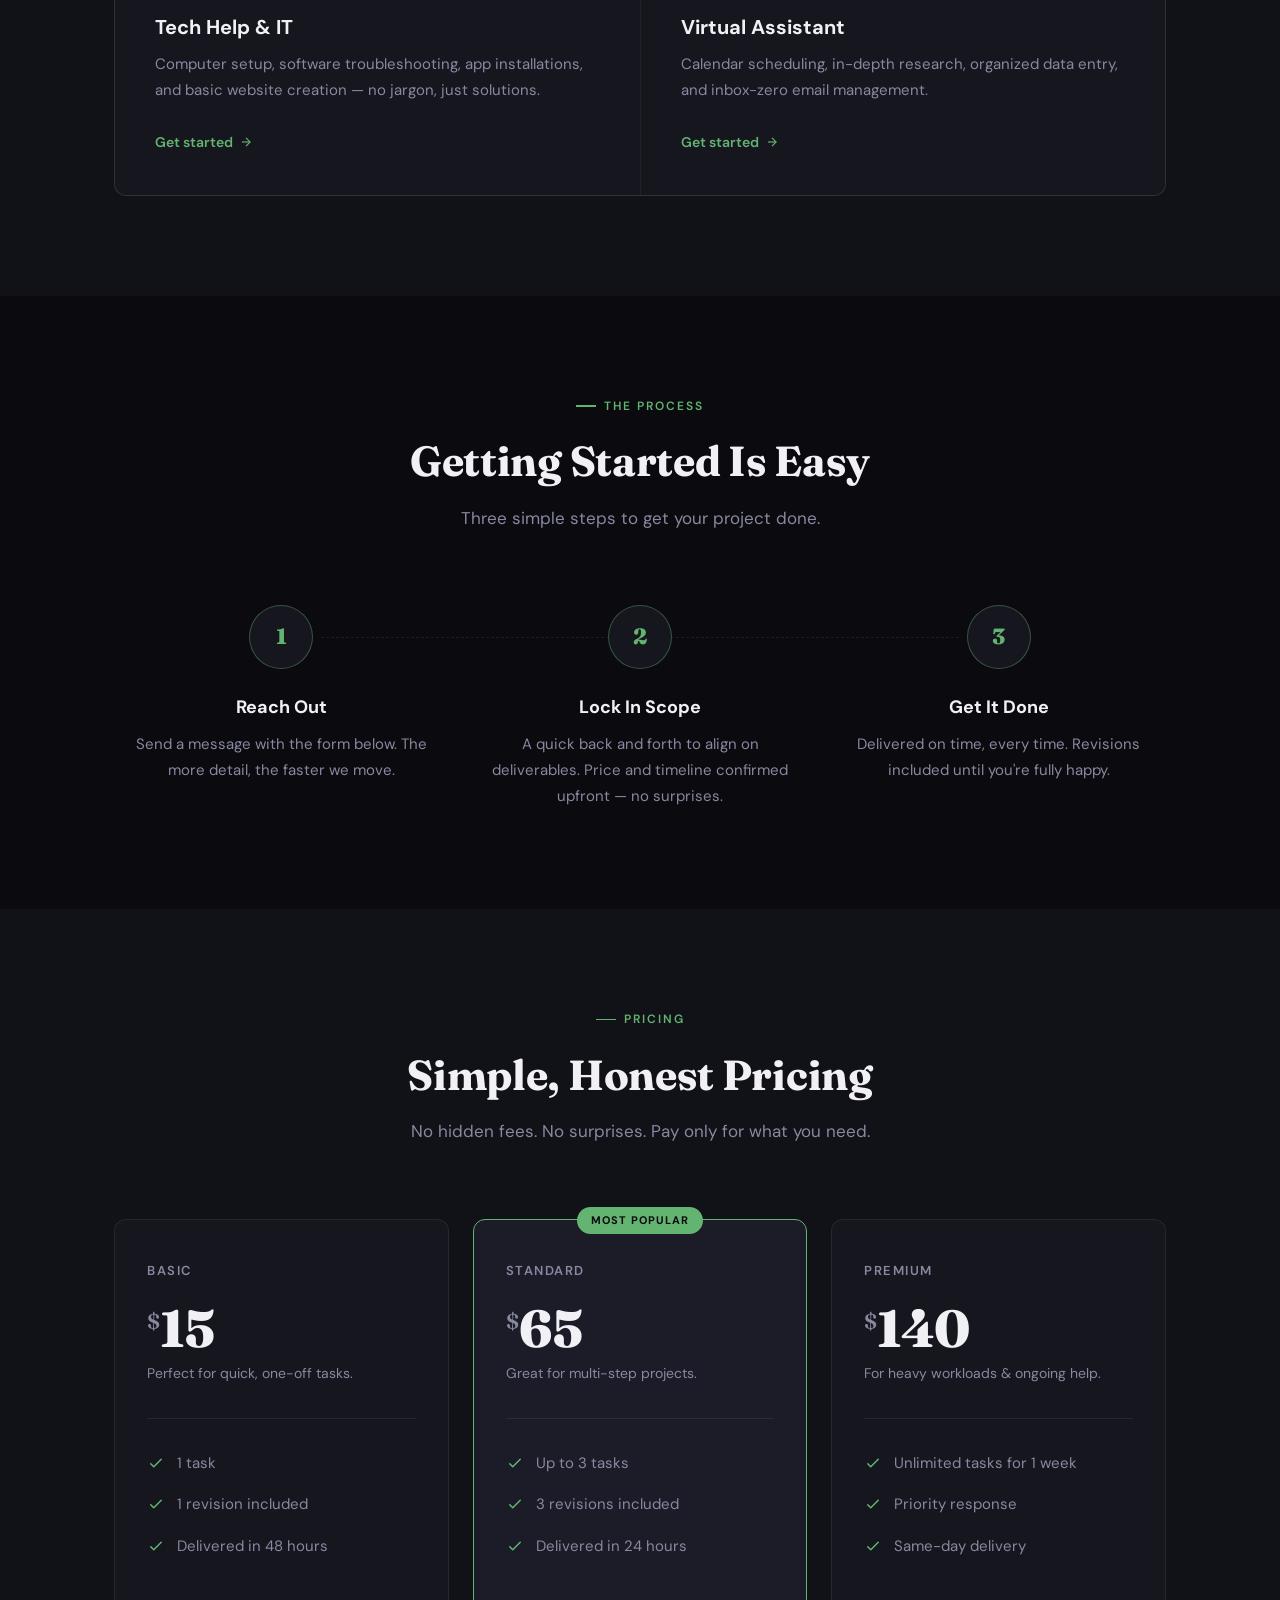
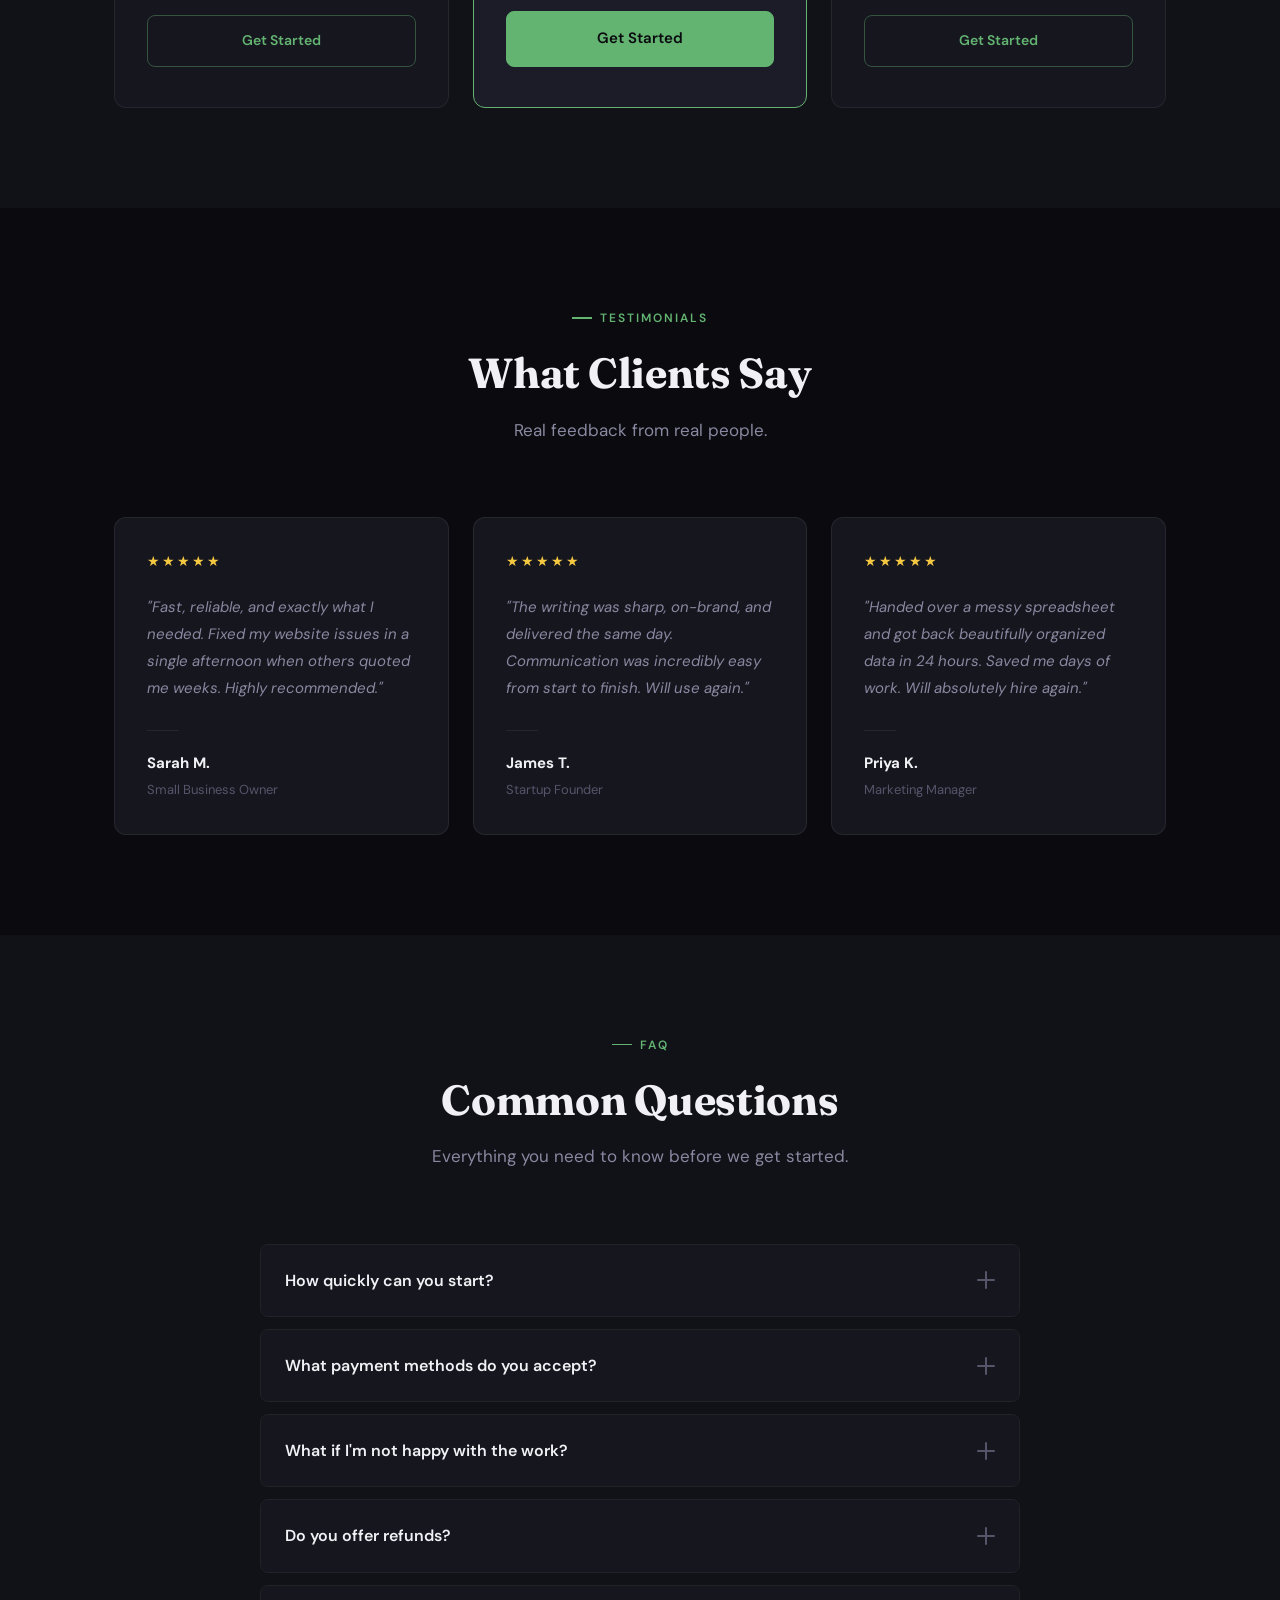
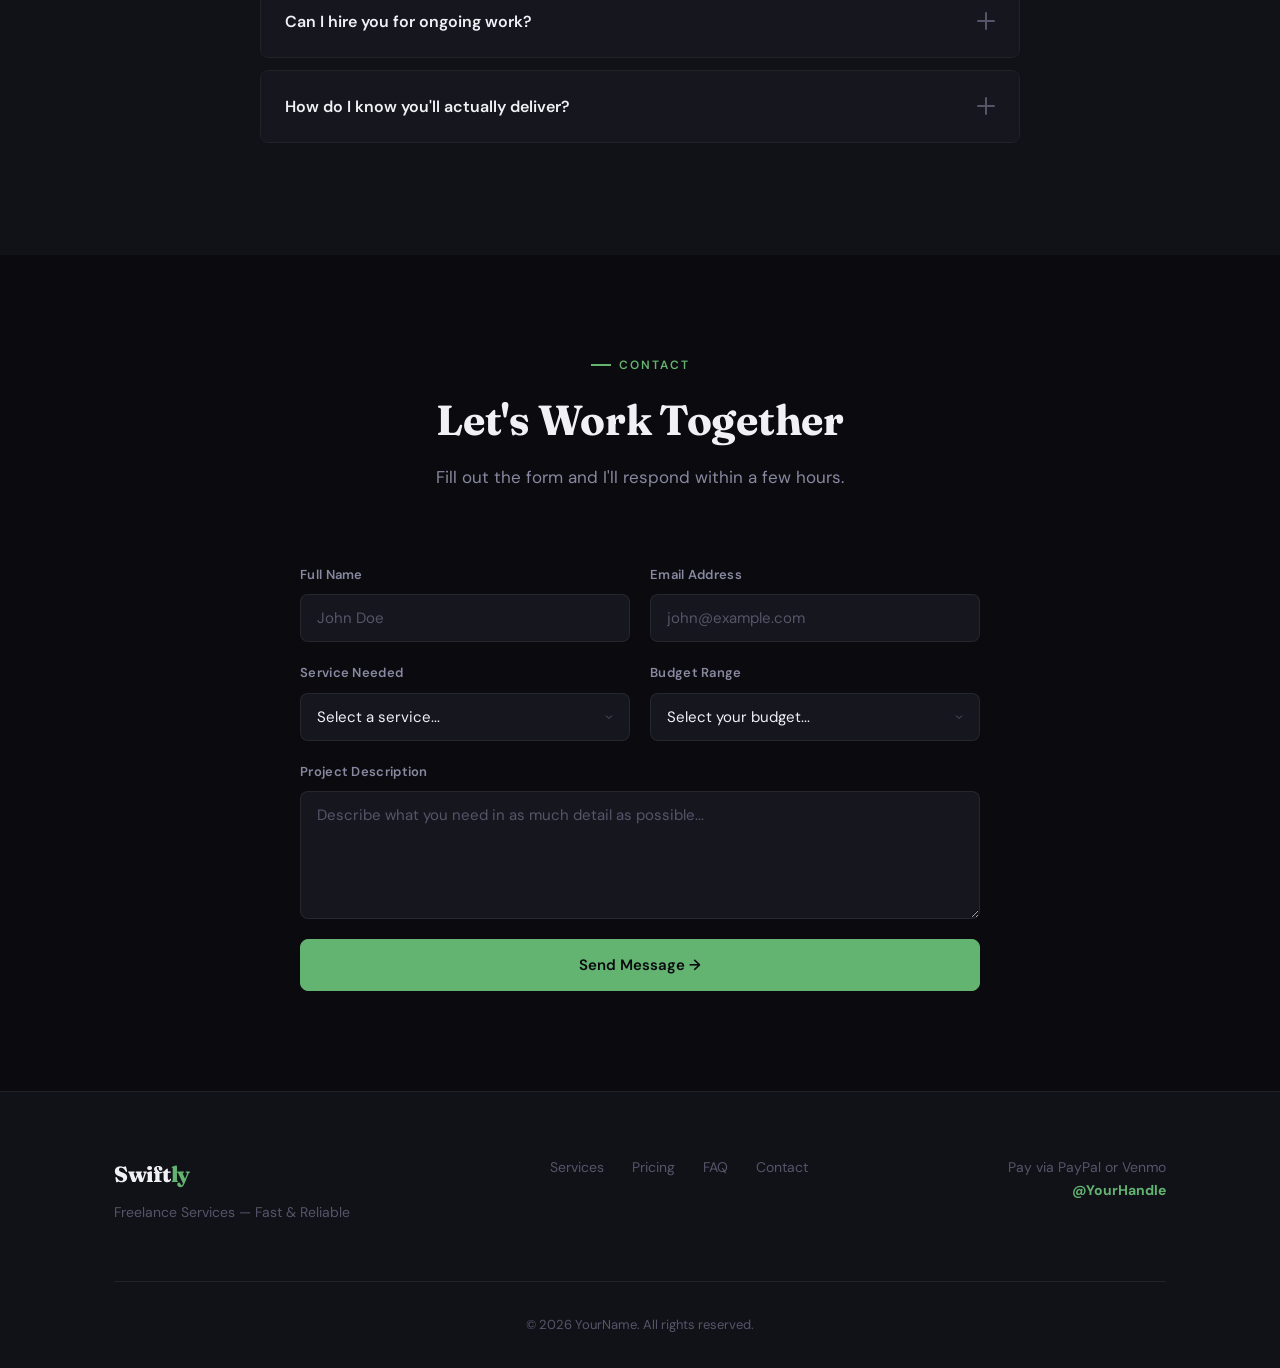
<file: freelance.html>
<!DOCTYPE html>
<html lang="en">
<head>
    <meta charset="UTF-8">
    <meta name="viewport" content="width=device-width, initial-scale=1.0">
    <title>Swiftly — Freelance Services</title>
    <style>
        @import url('https://fonts.googleapis.com/css2?family=Fraunces:opsz,wght@9..144,600;9..144,700;9..144,800&family=DM+Sans:opsz,wght@9..40,400;9..40,500;9..40,600;9..40,700&display=swap');

        :root {
            --bg-base: #0a0a0f;
            --bg-surface: #111118;
            --bg-card: #16161f;
            --bg-card-hover: #1c1c28;
            --border: rgba(255,255,255,0.07);
            --border-accent: rgba(99,179,113,0.4);
            --green: #63b371;
            --green-bright: #7dd98d;
            --green-dim: rgba(99,179,113,0.12);
            --green-glow: rgba(99,179,113,0.2);
            --text-primary: #f0f0f5;
            --text-secondary: #8888a0;
            --text-muted: #55556a;
            --font-display: 'Fraunces', serif;
            --font-body: 'DM Sans', sans-serif;
            --radius: 12px;
            --radius-sm: 8px;
            --transition: 0.2s ease;
        }

        *, *::before, *::after { margin: 0; padding: 0; box-sizing: border-box; }
        html { scroll-behavior: smooth; }

        body {
            font-family: var(--font-body);
            font-size: 16px;
            line-height: 1.7;
            color: var(--text-primary);
            background-color: var(--bg-base);
            overflow-x: hidden;
        }

        h1,h2,h3,h4 { line-height: 1.2; }
        a { text-decoration: none; color: inherit; }
        ul { list-style: none; }
        img, svg { display: block; max-width: 100%; }

        .container {
            max-width: 1100px;
            margin: 0 auto;
            padding: 0 24px;
        }

        .section { padding: 100px 0; }

        .section-label {
            display: inline-flex;
            align-items: center;
            gap: 8px;
            font-size: 12px;
            font-weight: 600;
            letter-spacing: 2px;
            text-transform: uppercase;
            color: var(--green);
            margin-bottom: 20px;
        }

        .section-label::before {
            content: '';
            display: block;
            width: 20px;
            height: 1.5px;
            background: var(--green);
        }

        .section-title {
            text-align: center;
            font-family: var(--font-display);
            font-size: 42px;
            font-weight: 700;
            color: var(--text-primary);
            margin-bottom: 16px;
            letter-spacing: -0.3px;
        }

        .section-subtitle {
            text-align: center;
            color: var(--text-secondary);
            font-size: 17px;
            max-width: 560px;
            margin: 0 auto 72px;
            line-height: 1.8;
        }

        .section-header {
            text-align: center;
            margin-bottom: 72px;
        }

        /* Animations */
        .animate-on-scroll {
            opacity: 0;
            transform: translateY(24px);
            transition: opacity 0.55s ease, transform 0.55s ease;
        }
        .animate-on-scroll.visible {
            opacity: 1;
            transform: translateY(0);
        }

        /* Buttons */
        .btn {
            display: inline-flex;
            align-items: center;
            gap: 8px;
            font-family: var(--font-body);
            font-weight: 600;
            font-size: 14px;
            padding: 13px 26px;
            border-radius: var(--radius-sm);
            cursor: pointer;
            transition: all var(--transition);
            border: 1px solid transparent;
            white-space: nowrap;
        }

        .btn-primary {
            background: var(--green);
            color: #0a0a0f;
            border-color: var(--green);
        }
        .btn-primary:hover {
            background: var(--green-bright);
            border-color: var(--green-bright);
            transform: translateY(-1px);
        }

        .btn-ghost {
            background: transparent;
            color: var(--text-primary);
            border-color: var(--border);
        }
        .btn-ghost:hover {
            border-color: rgba(255,255,255,0.2);
            background: rgba(255,255,255,0.04);
        }

        .btn-full {
            width: 100%;
            justify-content: center;
            padding: 14px 24px;
            font-size: 15px;
        }

        /* ─── NAVBAR ─── */
        .navbar {
            position: fixed;
            top: 0; left: 0;
            width: 100%;
            height: 64px;
            z-index: 1000;
            display: flex;
            align-items: center;
            transition: all 0.3s ease;
        }

        .navbar-container {
            width: 100%;
            max-width: 1100px;
            margin: 0 auto;
            padding: 0 24px;
            display: flex;
            justify-content: space-between;
            align-items: center;
        }

        .nav-logo {
            font-family: var(--font-display);
            font-weight: 800;
            font-size: 22px;
            color: var(--text-primary);
            letter-spacing: -0.5px;
        }

        .nav-logo span { color: var(--green); }

        .nav-links {
            display: flex;
            gap: 36px;
        }

        .nav-link {
            font-size: 14px;
            font-weight: 500;
            color: var(--text-secondary);
            transition: color var(--transition);
        }
        .nav-link:hover { color: var(--text-primary); }

        .nav-cta {
            font-size: 13px;
            font-weight: 600;
            color: var(--green);
            border: 1px solid var(--border-accent);
            padding: 8px 18px;
            border-radius: var(--radius-sm);
            transition: all var(--transition);
            background: var(--green-dim);
        }
        .nav-cta:hover {
            background: rgba(99,179,113,0.2);
        }

        .navbar.scrolled {
            background: rgba(10,10,15,0.9);
            backdrop-filter: blur(12px);
            border-bottom: 1px solid var(--border);
        }

        .hamburger {
            display: none;
            flex-direction: column;
            gap: 5px;
            cursor: pointer;
            z-index: 1001;
        }
        .hamburger span {
            width: 24px;
            height: 2px;
            background: var(--text-primary);
            transition: all 0.3s ease;
            border-radius: 2px;
        }

        /* ─── HERO ─── */
        .hero {
            min-height: 100vh;
            display: flex;
            align-items: center;
            justify-content: center;
            position: relative;
            text-align: center;
            padding: 100px 24px 80px;
            overflow: hidden;
        }

        .hero::before {
            content: '';
            position: absolute;
            top: -200px; left: 50%;
            transform: translateX(-50%);
            width: 700px;
            height: 700px;
            background: radial-gradient(circle, rgba(99,179,113,0.08) 0%, transparent 70%);
            pointer-events: none;
        }

        .hero::after {
            content: '';
            position: absolute;
            inset: 0;
            background-image: 
                linear-gradient(rgba(255,255,255,0.015) 1px, transparent 1px),
                linear-gradient(90deg, rgba(255,255,255,0.015) 1px, transparent 1px);
            background-size: 64px 64px;
            pointer-events: none;
        }

        .hero-content {
            max-width: 820px;
            position: relative;
            z-index: 1;
            opacity: 0;
            transform: translateY(20px);
            animation: heroIn 0.7s ease forwards 0.15s;
        }

        @keyframes heroIn {
            to { opacity: 1; transform: translateY(0); }
        }

        .hero-badge {
            display: inline-flex;
            align-items: center;
            gap: 8px;
            font-size: 12px;
            font-weight: 600;
            letter-spacing: 1.5px;
            text-transform: uppercase;
            color: var(--green);
            border: 1px solid var(--border-accent);
            background: var(--green-dim);
            padding: 7px 16px;
            border-radius: 30px;
            margin-bottom: 32px;
        }

        .hero-badge::before {
            content: '';
            width: 6px; height: 6px;
            background: var(--green);
            border-radius: 50%;
            animation: pulse 2s infinite;
        }

        @keyframes pulse {
            0%, 100% { opacity: 1; transform: scale(1); }
            50% { opacity: 0.5; transform: scale(0.8); }
        }

        .hero h1 {
            font-family: var(--font-display);
            font-size: 64px;
            font-weight: 800;
            letter-spacing: -1px;
            color: var(--text-primary);
            margin-bottom: 24px;
            line-height: 1.05;
        }

        .hero h1 em {
            font-style: normal;
            color: var(--green);
        }

        .hero-sub {
            font-size: 18px;
            color: var(--text-secondary);
            max-width: 560px;
            margin: 0 auto 40px;
            line-height: 1.8;
        }

        .hero-buttons {
            display: flex;
            gap: 12px;
            justify-content: center;
            flex-wrap: wrap;
        }

        .hero-stats {
            display: flex;
            justify-content: center;
            gap: 48px;
            margin-top: 72px;
            padding-top: 40px;
            border-top: 1px solid var(--border);
        }

        .hero-stat-num {
            font-family: var(--font-display);
            font-size: 32px;
            font-weight: 700;
            color: var(--text-primary);
        }

        .hero-stat-label {
            font-size: 13px;
            color: var(--text-secondary);
            margin-top: 2px;
        }

        .scroll-arrow {
            position: absolute;
            bottom: 36px;
            left: 50%;
            transform: translateX(-50%);
            color: var(--text-muted);
            animation: bounce 2s infinite;
            z-index: 1;
        }

        @keyframes bounce {
            0%,100% { transform: translateX(-50%) translateY(0); }
            50% { transform: translateX(-50%) translateY(-8px); }
        }

        /* ─── SERVICES ─── */
        .services { background: var(--bg-surface); }

        .services-grid {
            display: grid;
            grid-template-columns: repeat(2, 1fr);
            gap: 1px;
            background: var(--border);
            border: 1px solid var(--border);
            border-radius: var(--radius);
            overflow: hidden;
        }

        .service-card {
            background: var(--bg-card);
            padding: 40px;
            transition: background var(--transition);
            position: relative;
        }

        .service-card:hover {
            background: var(--bg-card-hover);
        }

        .service-card::after {
            content: '';
            position: absolute;
            top: 0; left: 0;
            width: 3px;
            height: 0;
            background: var(--green);
            transition: height 0.3s ease;
        }

        .service-card:hover::after { height: 100%; }

        .service-icon-wrap {
            width: 48px;
            height: 48px;
            background: var(--green-dim);
            border: 1px solid var(--border-accent);
            border-radius: var(--radius-sm);
            display: flex;
            align-items: center;
            justify-content: center;
            margin-bottom: 24px;
            color: var(--green);
        }

        .service-title {
            font-size: 20px;
            font-weight: 700;
            color: var(--text-primary);
            margin-bottom: 12px;
        }

        .service-desc {
            color: var(--text-secondary);
            font-size: 15px;
            margin-bottom: 24px;
            line-height: 1.75;
        }

        .service-link {
            display: inline-flex;
            align-items: center;
            gap: 6px;
            font-size: 14px;
            font-weight: 600;
            color: var(--green);
            transition: gap var(--transition);
        }
        .service-link:hover { gap: 10px; }

        /* ─── HOW IT WORKS ─── */
        .how-it-works { background: var(--bg-base); }

        .steps-container {
            display: flex;
            justify-content: space-between;
            position: relative;
            gap: 24px;
        }

        .steps-line {
            position: absolute;
            top: 32px;
            left: calc(16.6% + 32px);
            right: calc(16.6% + 32px);
            border-top: 1px dashed var(--border);
        }

        .step-card {
            flex: 1;
            text-align: center;
            padding: 0 16px;
            position: relative;
            z-index: 2;
        }

        .step-number {
            width: 64px;
            height: 64px;
            background: var(--bg-card);
            border: 1px solid var(--border-accent);
            color: var(--green);
            border-radius: 50%;
            display: flex;
            align-items: center;
            justify-content: center;
            font-size: 22px;
            font-weight: 800;
            font-family: var(--font-display);
            margin: 0 auto 28px;
        }

        .step-title {
            font-size: 18px;
            font-weight: 700;
            color: var(--text-primary);
            margin-bottom: 12px;
        }

        .step-desc {
            color: var(--text-secondary);
            font-size: 15px;
            line-height: 1.75;
        }

        /* ─── PRICING ─── */
        .pricing { background: var(--bg-surface); }

        .pricing-grid {
            display: grid;
            grid-template-columns: repeat(3, 1fr);
            gap: 24px;
            align-items: stretch;
        }

        .pricing-card {
            background: var(--bg-card);
            border: 1px solid var(--border);
            border-radius: var(--radius);
            padding: 40px 32px;
            display: flex;
            flex-direction: column;
            transition: border-color var(--transition);
            position: relative;
        }

        .pricing-card:hover {
            border-color: rgba(255,255,255,0.12);
        }

        .pricing-card.popular {
            border-color: var(--green);
            background: var(--bg-card-hover);
        }

        .popular-badge {
            position: absolute;
            top: -13px;
            left: 50%;
            transform: translateX(-50%);
            background: var(--green);
            color: #0a0a0f;
            font-size: 11px;
            font-weight: 700;
            padding: 4px 14px;
            border-radius: 20px;
            text-transform: uppercase;
            letter-spacing: 1px;
            white-space: nowrap;
        }

        .pricing-tier {
            font-size: 13px;
            font-weight: 600;
            text-transform: uppercase;
            letter-spacing: 1.5px;
            color: var(--text-secondary);
            margin-bottom: 20px;
        }

        .pricing-price {
            font-family: var(--font-display);
            font-size: 52px;
            font-weight: 800;
            color: var(--text-primary);
            letter-spacing: -1px;
            line-height: 1;
            margin-bottom: 8px;
        }

        .pricing-price span {
            font-size: 22px;
            font-weight: 600;
            letter-spacing: 0;
            color: var(--text-secondary);
            vertical-align: super;
        }

        .pricing-desc {
            color: var(--text-secondary);
            font-size: 14px;
            margin-bottom: 32px;
            padding-bottom: 32px;
            border-bottom: 1px solid var(--border);
        }

        .pricing-features {
            flex: 1;
            margin-bottom: 36px;
        }

        .pricing-features li {
            display: flex;
            align-items: flex-start;
            gap: 12px;
            color: var(--text-secondary);
            font-size: 15px;
            margin-bottom: 16px;
        }

        .pricing-features li svg {
            width: 18px;
            height: 18px;
            color: var(--green);
            flex-shrink: 0;
            margin-top: 3px;
        }

        .btn-outline-green {
            background: transparent;
            color: var(--green);
            border: 1px solid var(--border-accent);
            width: 100%;
            justify-content: center;
            padding: 13px 24px;
            font-size: 14px;
            font-weight: 600;
            border-radius: var(--radius-sm);
            transition: all var(--transition);
            display: flex;
            align-items: center;
            cursor: pointer;
        }
        .btn-outline-green:hover {
            background: var(--green-dim);
        }

        /* ─── TESTIMONIALS ─── */
        .testimonials { background: var(--bg-base); }

        .testi-grid {
            display: grid;
            grid-template-columns: repeat(3, 1fr);
            gap: 24px;
        }

        .testi-card {
            background: var(--bg-card);
            border: 1px solid var(--border);
            border-radius: var(--radius);
            padding: 32px;
            transition: border-color var(--transition);
        }
        .testi-card:hover {
            border-color: rgba(255,255,255,0.1);
        }

        .stars {
            color: #f5c842;
            font-size: 14px;
            letter-spacing: 2px;
            margin-bottom: 20px;
        }

        .testi-quote {
            font-size: 15px;
            color: var(--text-secondary);
            line-height: 1.8;
            margin-bottom: 28px;
            font-style: italic;
        }

        .testi-divider {
            width: 32px;
            height: 1px;
            background: var(--border);
            margin-bottom: 20px;
        }

        .testi-author {
            font-weight: 700;
            font-size: 15px;
            color: var(--text-primary);
        }
        .testi-role {
            font-size: 13px;
            color: var(--text-muted);
            margin-top: 3px;
        }

        /* ─── FAQ ─── */
        .faq { background: var(--bg-surface); }

        .faq-container {
            max-width: 760px;
            margin: 0 auto;
        }

        .faq-item {
            border: 1px solid var(--border);
            border-radius: var(--radius-sm);
            margin-bottom: 12px;
            overflow: hidden;
            transition: border-color var(--transition);
        }

        .faq-item:hover, .faq-item.active {
            border-color: rgba(255,255,255,0.1);
        }

        .faq-question {
            padding: 22px 24px;
            cursor: pointer;
            display: flex;
            justify-content: space-between;
            align-items: center;
            font-weight: 600;
            font-size: 16px;
            color: var(--text-primary);
            background: var(--bg-card);
            transition: background var(--transition);
            gap: 16px;
        }

        .faq-question:hover { background: var(--bg-card-hover); }

        .faq-icon {
            position: relative;
            width: 18px;
            height: 18px;
            flex-shrink: 0;
        }
        .faq-icon::before, .faq-icon::after {
            content: '';
            position: absolute;
            background: var(--text-muted);
            transition: transform 0.3s ease, background 0.2s;
        }
        .faq-icon::before { top: 8px; left: 0; width: 18px; height: 2px; border-radius: 2px; }
        .faq-icon::after { top: 0; left: 8px; width: 2px; height: 18px; border-radius: 2px; }
        .faq-item.active .faq-icon::after { transform: rotate(90deg); }
        .faq-item.active .faq-icon::before, .faq-item.active .faq-icon::after { background: var(--green); }

        .faq-answer {
            max-height: 0;
            overflow: hidden;
            transition: max-height 0.4s ease;
            background: var(--bg-card);
        }
        .faq-answer-inner {
            padding: 0 24px 22px;
            color: var(--text-secondary);
            font-size: 15px;
            line-height: 1.8;
            border-top: 1px solid var(--border);
        }

        /* ─── CONTACT ─── */
        .contact { background: var(--bg-base); }

        .contact-wrapper {
            max-width: 680px;
            margin: 0 auto;
        }

        .contact-form {
            display: grid;
            grid-template-columns: 1fr 1fr;
            gap: 20px;
        }

        .form-group { display: flex; flex-direction: column; }
        .form-group.full-width { grid-column: span 2; }

        label {
            font-size: 13px;
            font-weight: 600;
            color: var(--text-secondary);
            margin-bottom: 8px;
            letter-spacing: 0.3px;
        }

        input, select, textarea {
            font-family: var(--font-body);
            width: 100%;
            padding: 13px 16px;
            background: var(--bg-card);
            border: 1px solid var(--border);
            border-radius: var(--radius-sm);
            font-size: 15px;
            color: var(--text-primary);
            transition: border-color var(--transition);
            appearance: none;
        }

        input::placeholder, textarea::placeholder { color: var(--text-muted); }

        input:focus, select:focus, textarea:focus {
            outline: none;
            border-color: var(--green);
        }

        select {
            background-image: url("data:image/svg+xml,%3Csvg xmlns='http://www.w3.org/2000/svg' width='12' height='12' viewBox='0 0 24 24' fill='none' stroke='%2355556a' stroke-width='2'%3E%3Cpolyline points='6 9 12 15 18 9'%3E%3C/polyline%3E%3C/svg%3E");
            background-repeat: no-repeat;
            background-position: right 14px center;
            padding-right: 40px;
        }

        select option { background: var(--bg-card); color: var(--text-primary); }

        textarea { resize: vertical; min-height: 120px; }

        .error-msg {
            color: #f87171;
            font-size: 12px;
            margin-top: 6px;
            display: none;
        }

        .form-group.error input,
        .form-group.error select,
        .form-group.error textarea { border-color: #f87171; }
        .form-group.error .error-msg { display: block; }

        .form-success {
            display: none;
            margin-top: 20px;
            padding: 16px;
            background: rgba(99,179,113,0.1);
            border: 1px solid var(--border-accent);
            color: var(--green);
            text-align: center;
            border-radius: var(--radius-sm);
            font-weight: 500;
            grid-column: span 2;
            font-size: 15px;
        }

        /* ─── FOOTER ─── */
        .footer {
            background: var(--bg-surface);
            border-top: 1px solid var(--border);
            padding: 64px 0 32px;
        }

        .footer-top {
            display: flex;
            justify-content: space-between;
            align-items: flex-start;
            margin-bottom: 56px;
            gap: 32px;
            flex-wrap: wrap;
        }

        .footer-logo {
            font-family: var(--font-display);
            font-size: 22px;
            font-weight: 800;
            color: var(--text-primary);
            letter-spacing: -0.5px;
        }
        .footer-logo span { color: var(--green); }

        .footer-desc {
            font-size: 14px;
            color: var(--text-muted);
            margin-top: 8px;
        }

        .footer-nav {
            display: flex;
            gap: 28px;
            flex-wrap: wrap;
        }
        .footer-nav a {
            font-size: 14px;
            color: var(--text-muted);
            transition: color var(--transition);
        }
        .footer-nav a:hover { color: var(--text-primary); }

        .footer-payment {
            font-size: 14px;
            color: var(--text-muted);
            text-align: right;
        }
        .footer-payment strong { color: var(--green); }

        .footer-bottom {
            text-align: center;
            padding-top: 32px;
            border-top: 1px solid var(--border);
            color: var(--text-muted);
            font-size: 13px;
        }

        /* ─── RESPONSIVE ─── */
        @media (max-width: 900px) {
            .pricing-grid { grid-template-columns: 1fr; max-width: 420px; margin: 0 auto; }
        }

        @media (max-width: 768px) {
            .section { padding: 72px 0; }
            .section-title { font-size: 32px; }
            .hero h1 { font-size: 38px; letter-spacing: -1px; }
            .hero-stats { gap: 28px; flex-wrap: wrap; }

            .nav-links {
                position: absolute;
                top: 64px; left: 0;
                width: 100%;
                background: var(--bg-surface);
                flex-direction: column;
                padding: 24px;
                gap: 20px;
                border-top: 1px solid var(--border);
                display: none;
            }
            .nav-links.active { display: flex; }
            .nav-link { font-size: 17px; color: var(--text-primary); }
            .nav-cta { display: none; }
            .hamburger { display: flex; }

            .hero-buttons { flex-direction: column; align-items: center; }
            .services-grid { grid-template-columns: 1fr; }
            .testi-grid { grid-template-columns: 1fr; }
            .steps-container { flex-direction: column; gap: 40px; }
            .steps-line { display: none; }
            .contact-form { grid-template-columns: 1fr; }
            .form-group.full-width, .form-success { grid-column: span 1; }
            .footer-top { flex-direction: column; }
            .footer-payment { text-align: left; }
        }
    </style>
</head>
<body>

<!-- NAVBAR -->
<nav class="navbar" id="navbar">
    <div class="navbar-container">
        <a href="#" class="nav-logo">Swift<span>ly</span></a>

        <div class="hamburger" id="hamburger">
            <span></span><span></span><span></span>
        </div>

        <ul class="nav-links" id="nav-links">
            <li><a href="#services" class="nav-link">Services</a></li>
            <li><a href="#how-it-works" class="nav-link">How It Works</a></li>
            <li><a href="#pricing" class="nav-link">Pricing</a></li>
            <li><a href="#faq" class="nav-link">FAQ</a></li>
            <li><a href="#contact" class="nav-cta">Hire Me</a></li>
        </ul>
    </div>
</nav>

<!-- HERO -->
<section class="hero" id="home">
    <div class="hero-content">
        <div class="hero-badge">Available for Hire — Fast Turnaround</div>
        <h1>Quality Work.<br><em>Done Fast.</em></h1>
        <p class="hero-sub">Writing, design, tech help, and virtual assistant services — delivered on time, priced fairly, with zero fluff.</p>
        <div class="hero-buttons">
            <a href="#services" class="btn btn-primary">See My Services →</a>
            <a href="#contact" class="btn btn-ghost">Contact Me</a>
        </div>
        <div class="hero-stats">
            <div>
                <div class="hero-stat-num">48h</div>
                <div class="hero-stat-label">Max turnaround</div>
            </div>
            <div>
                <div class="hero-stat-num">100%</div>
                <div class="hero-stat-label">Satisfaction guaranteed</div>
            </div>
            <div>
                <div class="hero-stat-num">$15</div>
                <div class="hero-stat-label">Starting price</div>
            </div>
            <div>
                <div class="hero-stat-num">4</div>
                <div class="hero-stat-label">Service categories</div>
            </div>
        </div>
    </div>

    <div class="scroll-arrow">
        <a href="#services">
            <svg xmlns="http://www.w3.org/2000/svg" width="24" height="24" viewBox="0 0 24 24" fill="none" stroke="currentColor" stroke-width="1.5" stroke-linecap="round" stroke-linejoin="round">
                <line x1="12" y1="5" x2="12" y2="19"/><polyline points="19 12 12 19 5 12"/>
            </svg>
        </a>
    </div>
</section>

<!-- SERVICES -->
<section class="section services" id="services">
    <div class="container">
        <div class="section-header">
            <div style="display:flex;justify-content:center;"><span class="section-label animate-on-scroll">What I Offer</span></div>
            <h2 class="section-title animate-on-scroll">What I Can Do For You</h2>
            <p class="section-subtitle animate-on-scroll">Pick one or combine several — I handle it all.</p>
        </div>

        <div class="services-grid animate-on-scroll">
            <div class="service-card">
                <div class="service-icon-wrap">
                    <svg width="22" height="22" fill="none" viewBox="0 0 24 24" stroke="currentColor" stroke-width="1.8">
                        <path stroke-linecap="round" stroke-linejoin="round" d="M16.862 4.487l1.687-1.688a1.875 1.875 0 112.652 2.652L6.832 19.82a4.5 4.5 0 01-1.897 1.13l-2.685.8.8-2.685a4.5 4.5 0 011.13-1.897L16.863 4.487z"/>
                    </svg>
                </div>
                <h3 class="service-title">Writing & Editing</h3>
                <p class="service-desc">Engaging blog posts, sharp proofreading, converting emails, and compelling product descriptions that actually sell.</p>
                <a href="#contact" class="service-link">Get started <svg width="14" height="14" viewBox="0 0 24 24" fill="none" stroke="currentColor" stroke-width="2"><line x1="5" y1="12" x2="19" y2="12"/><polyline points="12 5 19 12 12 19"/></svg></a>
            </div>

            <div class="service-card">
                <div class="service-icon-wrap">
                    <svg width="22" height="22" fill="none" viewBox="0 0 24 24" stroke="currentColor" stroke-width="1.8">
                        <path stroke-linecap="round" stroke-linejoin="round" d="M9.53 16.122a3 3 0 00-5.78 1.128 2.25 2.25 0 01-2.4 2.245 4.5 4.5 0 008.4-2.245c0-.399-.078-.78-.22-1.128zm0 0a15.998 15.998 0 003.388-1.62m-5.043-.025a15.994 15.994 0 011.622-3.395m3.42 3.42a15.995 15.995 0 004.764-4.648l3.876-5.814a1.151 1.151 0 00-1.597-1.597L14.146 6.32a15.996 15.996 0 00-4.649 4.763m3.42 3.42a6.776 6.776 0 00-3.42-3.42"/>
                    </svg>
                </div>
                <h3 class="service-title">Graphic Design</h3>
                <p class="service-desc">Clean logos, eye-catching social media graphics, professional flyers, and thumbnails that get the click.</p>
                <a href="#contact" class="service-link">Get started <svg width="14" height="14" viewBox="0 0 24 24" fill="none" stroke="currentColor" stroke-width="2"><line x1="5" y1="12" x2="19" y2="12"/><polyline points="12 5 19 12 12 19"/></svg></a>
            </div>

            <div class="service-card">
                <div class="service-icon-wrap">
                    <svg width="22" height="22" fill="none" viewBox="0 0 24 24" stroke="currentColor" stroke-width="1.8">
                        <path stroke-linecap="round" stroke-linejoin="round" d="M9 17.25v1.007a3 3 0 01-.879 2.122L7.5 21h9l-.621-.621A3 3 0 0115 18.257V17.25m6-12V15a2.25 2.25 0 01-2.25 2.25H5.25A2.25 2.25 0 013 15V5.25m18 0A2.25 2.25 0 0018.75 3H5.25A2.25 2.25 0 003 5.25m18 0V12a2.25 2.25 0 01-2.25 2.25H5.25A2.25 2.25 0 013 12V5.25"/>
                    </svg>
                </div>
                <h3 class="service-title">Tech Help & IT</h3>
                <p class="service-desc">Computer setup, software troubleshooting, app installations, and basic website creation — no jargon, just solutions.</p>
                <a href="#contact" class="service-link">Get started <svg width="14" height="14" viewBox="0 0 24 24" fill="none" stroke="currentColor" stroke-width="2"><line x1="5" y1="12" x2="19" y2="12"/><polyline points="12 5 19 12 12 19"/></svg></a>
            </div>

            <div class="service-card">
                <div class="service-icon-wrap">
                    <svg width="22" height="22" fill="none" viewBox="0 0 24 24" stroke="currentColor" stroke-width="1.8">
                        <path stroke-linecap="round" stroke-linejoin="round" d="M15.666 3.888A2.25 2.25 0 0013.5 2.25h-3c-1.03 0-1.9.693-2.166 1.638m7.332 0c.055.194.084.4.084.612v0a.75.75 0 01-.75.75H9a.75.75 0 01-.75-.75v0c0-.212.03-.418.084-.612m7.332 0c.646.049 1.288.11 1.927.184 1.1.128 1.907 1.077 1.907 2.185V19.5a2.25 2.25 0 01-2.25 2.25H6.75A2.25 2.25 0 014.5 19.5V6.257c0-1.108.806-2.057 1.907-2.185a48.208 48.208 0 011.927-.184"/>
                    </svg>
                </div>
                <h3 class="service-title">Virtual Assistant</h3>
                <p class="service-desc">Calendar scheduling, in-depth research, organized data entry, and inbox-zero email management.</p>
                <a href="#contact" class="service-link">Get started <svg width="14" height="14" viewBox="0 0 24 24" fill="none" stroke="currentColor" stroke-width="2"><line x1="5" y1="12" x2="19" y2="12"/><polyline points="12 5 19 12 12 19"/></svg></a>
            </div>
        </div>
    </div>
</section>

<!-- HOW IT WORKS -->
<section class="section how-it-works" id="how-it-works">
    <div class="container">
        <div class="section-header">
            <div style="display:flex;justify-content:center;"><span class="section-label animate-on-scroll">The Process</span></div>
            <h2 class="section-title animate-on-scroll">Getting Started Is Easy</h2>
            <p class="section-subtitle animate-on-scroll">Three simple steps to get your project done.</p>
        </div>

        <div class="steps-container">
            <div class="steps-line"></div>
            <div class="step-card animate-on-scroll">
                <div class="step-number">1</div>
                <h3 class="step-title">Reach Out</h3>
                <p class="step-desc">Send a message with the form below. The more detail, the faster we move.</p>
            </div>
            <div class="step-card animate-on-scroll">
                <div class="step-number">2</div>
                <h3 class="step-title">Lock In Scope</h3>
                <p class="step-desc">A quick back and forth to align on deliverables. Price and timeline confirmed upfront — no surprises.</p>
            </div>
            <div class="step-card animate-on-scroll">
                <div class="step-number">3</div>
                <h3 class="step-title">Get It Done</h3>
                <p class="step-desc">Delivered on time, every time. Revisions included until you're fully happy.</p>
            </div>
        </div>
    </div>
</section>

<!-- PRICING -->
<section class="section pricing" id="pricing">
    <div class="container">
        <div class="section-header">
            <div style="display:flex;justify-content:center;"><span class="section-label animate-on-scroll">Pricing</span></div>
            <h2 class="section-title animate-on-scroll">Simple, Honest Pricing</h2>
            <p class="section-subtitle animate-on-scroll">No hidden fees. No surprises. Pay only for what you need.</p>
        </div>

        <div class="pricing-grid">
            <!-- Basic -->
            <div class="pricing-card animate-on-scroll">
                <div class="pricing-tier">Basic</div>
                <div class="pricing-price"><span>$</span>15</div>
                <p class="pricing-desc">Perfect for quick, one-off tasks.</p>
                <ul class="pricing-features">
                    <li><svg fill="none" viewBox="0 0 24 24" stroke="currentColor" stroke-width="2"><path stroke-linecap="round" stroke-linejoin="round" d="M5 13l4 4L19 7"/></svg>1 task</li>
                    <li><svg fill="none" viewBox="0 0 24 24" stroke="currentColor" stroke-width="2"><path stroke-linecap="round" stroke-linejoin="round" d="M5 13l4 4L19 7"/></svg>1 revision included</li>
                    <li><svg fill="none" viewBox="0 0 24 24" stroke="currentColor" stroke-width="2"><path stroke-linecap="round" stroke-linejoin="round" d="M5 13l4 4L19 7"/></svg>Delivered in 48 hours</li>
                </ul>
                <a href="#contact" class="btn-outline-green">Get Started</a>
            </div>

            <!-- Standard -->
            <div class="pricing-card popular animate-on-scroll">
                <div class="popular-badge">Most Popular</div>
                <div class="pricing-tier">Standard</div>
                <div class="pricing-price"><span>$</span>65</div>
                <p class="pricing-desc">Great for multi-step projects.</p>
                <ul class="pricing-features">
                    <li><svg fill="none" viewBox="0 0 24 24" stroke="currentColor" stroke-width="2"><path stroke-linecap="round" stroke-linejoin="round" d="M5 13l4 4L19 7"/></svg>Up to 3 tasks</li>
                    <li><svg fill="none" viewBox="0 0 24 24" stroke="currentColor" stroke-width="2"><path stroke-linecap="round" stroke-linejoin="round" d="M5 13l4 4L19 7"/></svg>3 revisions included</li>
                    <li><svg fill="none" viewBox="0 0 24 24" stroke="currentColor" stroke-width="2"><path stroke-linecap="round" stroke-linejoin="round" d="M5 13l4 4L19 7"/></svg>Delivered in 24 hours</li>
                </ul>
                <a href="#contact" class="btn btn-primary btn-full">Get Started</a>
            </div>

            <!-- Premium -->
            <div class="pricing-card animate-on-scroll">
                <div class="pricing-tier">Premium</div>
                <div class="pricing-price"><span>$</span>140</div>
                <p class="pricing-desc">For heavy workloads & ongoing help.</p>
                <ul class="pricing-features">
                    <li><svg fill="none" viewBox="0 0 24 24" stroke="currentColor" stroke-width="2"><path stroke-linecap="round" stroke-linejoin="round" d="M5 13l4 4L19 7"/></svg>Unlimited tasks for 1 week</li>
                    <li><svg fill="none" viewBox="0 0 24 24" stroke="currentColor" stroke-width="2"><path stroke-linecap="round" stroke-linejoin="round" d="M5 13l4 4L19 7"/></svg>Priority response</li>
                    <li><svg fill="none" viewBox="0 0 24 24" stroke="currentColor" stroke-width="2"><path stroke-linecap="round" stroke-linejoin="round" d="M5 13l4 4L19 7"/></svg>Same-day delivery</li>
                </ul>
                <a href="#contact" class="btn-outline-green">Get Started</a>
            </div>
        </div>
    </div>
</section>

<!-- TESTIMONIALS -->
<section class="section testimonials" id="testimonials">
    <div class="container">
        <div class="section-header">
            <div style="display:flex;justify-content:center;"><span class="section-label animate-on-scroll">Testimonials</span></div>
            <h2 class="section-title animate-on-scroll">What Clients Say</h2>
            <p class="section-subtitle animate-on-scroll">Real feedback from real people.</p>
        </div>

        <div class="testi-grid">
            <div class="testi-card animate-on-scroll">
                <div class="stars">★★★★★</div>
                <p class="testi-quote">"Fast, reliable, and exactly what I needed. Fixed my website issues in a single afternoon when others quoted me weeks. Highly recommended."</p>
                <div class="testi-divider"></div>
                <div class="testi-author">Sarah M.</div>
                <div class="testi-role">Small Business Owner</div>
            </div>
            <div class="testi-card animate-on-scroll">
                <div class="stars">★★★★★</div>
                <p class="testi-quote">"The writing was sharp, on-brand, and delivered the same day. Communication was incredibly easy from start to finish. Will use again."</p>
                <div class="testi-divider"></div>
                <div class="testi-author">James T.</div>
                <div class="testi-role">Startup Founder</div>
            </div>
            <div class="testi-card animate-on-scroll">
                <div class="stars">★★★★★</div>
                <p class="testi-quote">"Handed over a messy spreadsheet and got back beautifully organized data in 24 hours. Saved me days of work. Will absolutely hire again."</p>
                <div class="testi-divider"></div>
                <div class="testi-author">Priya K.</div>
                <div class="testi-role">Marketing Manager</div>
            </div>
        </div>
    </div>
</section>

<!-- FAQ -->
<section class="section faq" id="faq">
    <div class="container">
        <div class="section-header">
            <div style="display:flex;justify-content:center;"><span class="section-label animate-on-scroll">FAQ</span></div>
            <h2 class="section-title animate-on-scroll">Common Questions</h2>
            <p class="section-subtitle animate-on-scroll">Everything you need to know before we get started.</p>
        </div>

        <div class="faq-container">
            <div class="faq-item animate-on-scroll">
                <div class="faq-question">How quickly can you start? <span class="faq-icon"></span></div>
                <div class="faq-answer"><div class="faq-answer-inner">I can start on new projects within 24 hours of our agreement. If you have an urgent request, flag it in the contact form and I'll prioritize it.</div></div>
            </div>
            <div class="faq-item animate-on-scroll">
                <div class="faq-question">What payment methods do you accept? <span class="faq-icon"></span></div>
                <div class="faq-answer"><div class="faq-answer-inner">I accept PayPal, Venmo, and direct bank transfer. For larger projects, I typically ask for a 50% deposit upfront with the remainder on delivery.</div></div>
            </div>
            <div class="faq-item animate-on-scroll">
                <div class="faq-question">What if I'm not happy with the work? <span class="faq-icon"></span></div>
                <div class="faq-answer"><div class="faq-answer-inner">Your satisfaction is the goal. Every tier includes revisions so we can refine the work until it fully matches your vision — no extra charge.</div></div>
            </div>
            <div class="faq-item animate-on-scroll">
                <div class="faq-question">Do you offer refunds? <span class="faq-icon"></span></div>
                <div class="faq-answer"><div class="faq-answer-inner">If we realize early on that we aren't a good fit, I offer a full refund on any deposit. Once final deliverables are accepted, refunds are handled on a case-by-case basis.</div></div>
            </div>
            <div class="faq-item animate-on-scroll">
                <div class="faq-question">Can I hire you for ongoing work? <span class="faq-icon"></span></div>
                <div class="faq-answer"><div class="faq-answer-inner">Absolutely. The Premium tier is built for that. I also offer custom monthly retainer packages if you need consistent, long-term support.</div></div>
            </div>
            <div class="faq-item animate-on-scroll">
                <div class="faq-question">How do I know you'll actually deliver? <span class="faq-icon"></span></div>
                <div class="faq-answer"><div class="faq-answer-inner">I run on reputation and referrals. I keep communication clear and frequent so you're never left wondering about your project's status.</div></div>
            </div>
        </div>
    </div>
</section>

<!-- CONTACT -->
<section class="section contact" id="contact">
    <div class="container">
        <div class="section-header">
            <div style="display:flex;justify-content:center;"><span class="section-label animate-on-scroll">Contact</span></div>
            <h2 class="section-title animate-on-scroll">Let's Work Together</h2>
            <p class="section-subtitle animate-on-scroll">Fill out the form and I'll respond within a few hours.</p>
        </div>

        <div class="contact-wrapper">
            <form class="contact-form animate-on-scroll" id="contact-form" novalidate>
                <div class="form-group">
                    <label for="name">Full Name</label>
                    <input type="text" id="name" name="name" required placeholder="John Doe">
                    <span class="error-msg">Please enter your full name.</span>
                </div>
                <div class="form-group">
                    <label for="email">Email Address</label>
                    <input type="email" id="email" name="email" required placeholder="john@example.com">
                    <span class="error-msg">Please enter a valid email.</span>
                </div>
                <div class="form-group">
                    <label for="service">Service Needed</label>
                    <select id="service" name="service" required>
                        <option value="" disabled selected>Select a service...</option>
                        <option>Writing & Editing</option>
                        <option>Graphic Design</option>
                        <option>Tech Help</option>
                        <option>Virtual Assistant</option>
                        <option>Other</option>
                    </select>
                    <span class="error-msg">Please select a service.</span>
                </div>
                <div class="form-group">
                    <label for="budget">Budget Range</label>
                    <select id="budget" name="budget" required>
                        <option value="" disabled selected>Select your budget...</option>
                        <option>Under $15</option>
                        <option>$15–$65</option>
                        <option>$65–$140</option>
                        <option>$140+</option>
                    </select>
                    <span class="error-msg">Please select a budget range.</span>
                </div>
                <div class="form-group full-width">
                    <label for="description">Project Description</label>
                    <textarea id="description" name="description" rows="5" required placeholder="Describe what you need in as much detail as possible..."></textarea>
                    <span class="error-msg">Please describe your project.</span>
                </div>
                <div class="form-group full-width">
                    <button type="submit" class="btn btn-primary btn-full" style="font-size:15px; padding:15px 24px;">Send Message →</button>
                </div>
                <div class="form-success" id="form-success">✓ Thanks! I'll be in touch within a few hours.</div>
            </form>
        </div>
    </div>
</section>

<!-- FOOTER -->
<footer class="footer">
    <div class="container">
        <div class="footer-top">
            <div>
                <div class="footer-logo">Swift<span>ly</span></div>
                <div class="footer-desc">Freelance Services — Fast & Reliable</div>
            </div>
            <nav class="footer-nav">
                <a href="#services">Services</a>
                <a href="#pricing">Pricing</a>
                <a href="#faq">FAQ</a>
                <a href="#contact">Contact</a>
            </nav>
            <div class="footer-payment">
                Pay via PayPal or Venmo<br>
                <strong>@YourHandle</strong>
            </div>
        </div>
        <div class="footer-bottom">© 2026 YourName. All rights reserved.</div>
    </div>
</footer>

<script>
document.addEventListener('DOMContentLoaded', () => {
    const nav = document.getElementById('navbar');
    const hamburger = document.getElementById('hamburger');
    const navLinks = document.getElementById('nav-links');

    window.addEventListener('scroll', () => {
        nav.classList.toggle('scrolled', window.scrollY > 60);
    });

    hamburger.addEventListener('click', () => {
        navLinks.classList.toggle('active');
    });

    document.querySelectorAll('a[href^="#"]').forEach(anchor => {
        anchor.addEventListener('click', function(e) {
            e.preventDefault();
            navLinks.classList.remove('active');
            const target = document.querySelector(this.getAttribute('href'));
            if (target) {
                window.scrollTo({ top: target.getBoundingClientRect().top + window.scrollY - nav.offsetHeight, behavior: 'smooth' });
            }
        });
    });

    document.querySelectorAll('.faq-item').forEach(item => {
        item.querySelector('.faq-question').addEventListener('click', () => {
            const isActive = item.classList.contains('active');
            document.querySelectorAll('.faq-item').forEach(f => {
                f.classList.remove('active');
                f.querySelector('.faq-answer').style.maxHeight = null;
            });
            if (!isActive) {
                item.classList.add('active');
                const ans = item.querySelector('.faq-answer');
                ans.style.maxHeight = ans.scrollHeight + 'px';
            }
        });
    });

    const observer = new IntersectionObserver((entries, obs) => {
        entries.forEach(entry => {
            if (entry.isIntersecting) {
                entry.target.classList.add('visible');
                obs.unobserve(entry.target);
            }
        });
    }, { threshold: 0.1, rootMargin: '0px 0px -40px 0px' });

    document.querySelectorAll('.animate-on-scroll').forEach(el => observer.observe(el));

    const form = document.getElementById('contact-form');
    const formSuccess = document.getElementById('form-success');

    const validEmail = e => /^[^\s@]+@[^\s@]+\.[^\s@]+$/.test(e);

    form.addEventListener('submit', e => {
        e.preventDefault();
        let valid = true;
        form.querySelectorAll('input, select, textarea').forEach(input => {
            const group = input.closest('.form-group');
            const bad = !input.value.trim() || (input.type === 'email' && !validEmail(input.value.trim()));
            group.classList.toggle('error', bad);
            if (bad) valid = false;
        });
        if (valid) {
            formSuccess.style.display = 'block';
            form.reset();
            setTimeout(() => { formSuccess.style.display = 'none'; }, 5000);
        }
    });

    form.querySelectorAll('input, select, textarea').forEach(input => {
        input.addEventListener('input', () => input.closest('.form-group').classList.remove('error'));
    });
});
</script>
</body>
</html>
</file>
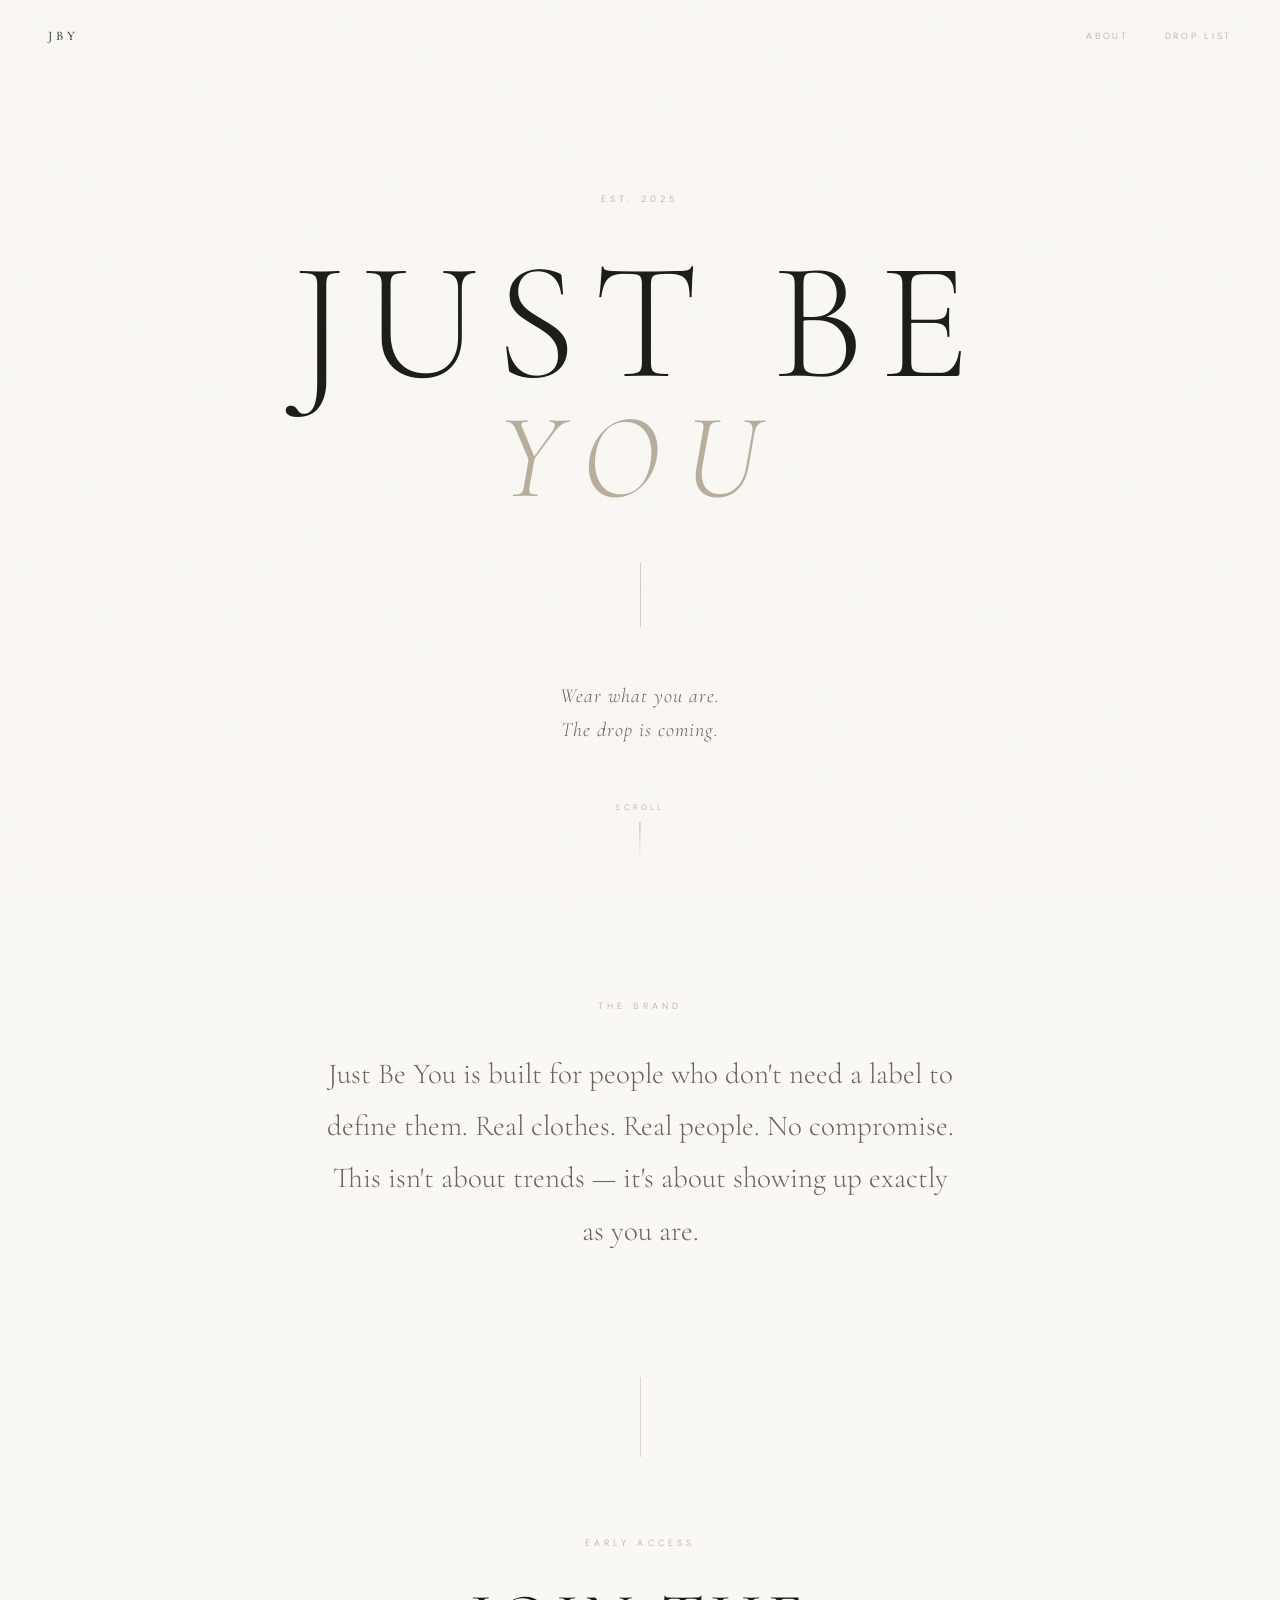
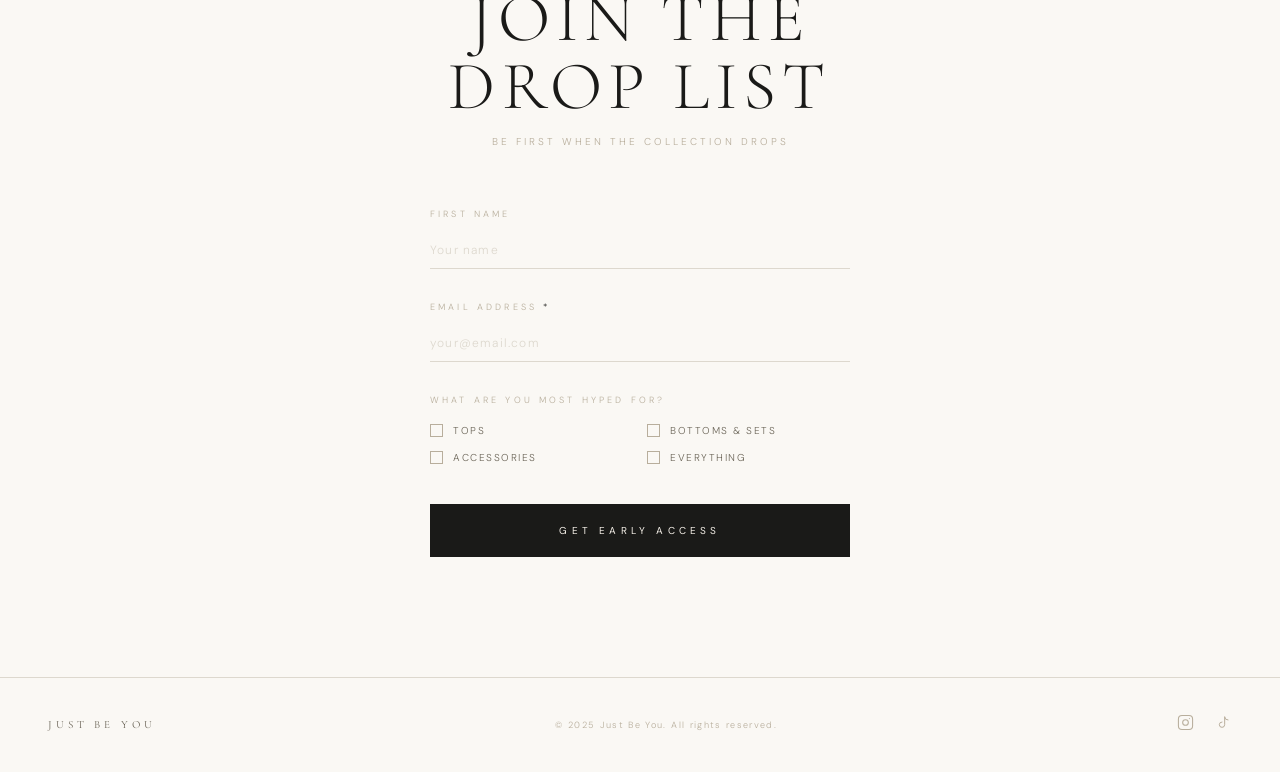
<file: justbeyou.html>
<!DOCTYPE html>
<html lang="en">
<head>
  <meta charset="UTF-8" />
  <meta name="viewport" content="width=device-width, initial-scale=1.0"/>
  <title>Just Be You</title>
  <link rel="preconnect" href="https://fonts.googleapis.com">
  <link rel="preconnect" href="https://fonts.gstatic.com" crossorigin>
  <link href="https://fonts.googleapis.com/css2?family=Cormorant+Garamond:ital,wght@0,300;0,400;0,600;1,300;1,400&family=DM+Sans:opsz,wght@9..40,300;9..40,400;9..40,500&display=swap" rel="stylesheet">
  <style>
    *, *::before, *::after { box-sizing: border-box; margin: 0; padding: 0; }
    :root {
      --cream: #f5f0e8;
      --warm-white: #faf8f4;
      --stone: #b8ae9c;
      --charcoal: #1a1a18;
      --mid: #6b6558;
      --light-border: #ddd8ce;
    }
    html { scroll-behavior: smooth; }
    body {
      background-color: var(--warm-white);
      color: var(--charcoal);
      font-family: 'DM Sans', sans-serif;
      font-weight: 300;
      min-height: 100vh;
      overflow-x: hidden;
    }
    body::after {
      content: '';
      position: fixed;
      inset: 0;
      pointer-events: none;
      z-index: 200;
      opacity: 0.04;
      background-image: url("data:image/svg+xml,%3Csvg xmlns='http://www.w3.org/2000/svg' width='300' height='300'%3E%3Cfilter id='n'%3E%3CfeTurbulence type='fractalNoise' baseFrequency='0.75' numOctaves='4' stitchTiles='stitch'/%3E%3C/filter%3E%3Crect width='300' height='300' filter='url(%23n)'/%3E%3C/svg%3E");
    }

    /* ANIMATIONS */
    @keyframes fadeUp {
      from { opacity: 0; transform: translateY(28px); }
      to   { opacity: 1; transform: translateY(0); }
    }
    @keyframes scaleDown {
      from { transform: scaleY(0); }
      to   { transform: scaleY(1); }
    }
    @keyframes fadeIn {
      from { opacity: 0; }
      to   { opacity: 1; }
    }

    .reveal {
      opacity: 0;
      animation: fadeUp 1.1s cubic-bezier(0.22, 1, 0.36, 1) forwards;
    }
    .d1 { animation-delay: 0.15s; }
    .d2 { animation-delay: 0.4s; }
    .d3 { animation-delay: 0.65s; }
    .d4 { animation-delay: 0.85s; }
    .d5 { animation-delay: 1.05s; }
    .d6 { animation-delay: 1.25s; }
    .d7 { animation-delay: 1.45s; }

    /* NAV */
    nav {
      position: fixed;
      top: 0; left: 0; right: 0;
      z-index: 100;
      padding: 28px 48px;
      display: flex;
      justify-content: space-between;
      align-items: center;
      animation: fadeIn 1.2s ease 0.3s both;
    }
    .nav-logo {
      font-family: 'Cormorant Garamond', serif;
      font-size: 13px;
      font-weight: 400;
      letter-spacing: 0.32em;
      text-transform: uppercase;
      color: var(--charcoal);
      text-decoration: none;
    }
    .nav-links { display: flex; gap: 36px; }
    .nav-links a {
      font-size: 9px;
      letter-spacing: 0.3em;
      text-transform: uppercase;
      color: var(--stone);
      text-decoration: none;
      transition: color 0.3s;
    }
    .nav-links a:hover { color: var(--charcoal); }

    /* HERO */
    .hero {
      min-height: 100vh;
      display: flex;
      flex-direction: column;
      align-items: center;
      justify-content: center;
      text-align: center;
      padding: 140px 24px 100px;
      position: relative;
    }
    .hero-eyebrow {
      font-size: 9px;
      letter-spacing: 0.45em;
      text-transform: uppercase;
      color: var(--stone);
      margin-bottom: 44px;
    }
    .brand-name {
      font-family: 'Cormorant Garamond', serif;
      font-size: clamp(68px, 13.5vw, 168px);
      font-weight: 300;
      letter-spacing: 0.1em;
      line-height: 0.88;
      text-transform: uppercase;
      color: var(--charcoal);
    }
    .brand-name em {
      display: block;
      font-style: italic;
      font-size: 0.72em;
      color: var(--stone);
      letter-spacing: 0.2em;
      margin-top: 8px;
    }
    .hero-vline {
      width: 1px;
      height: 64px;
      background: var(--stone);
      margin: 52px auto;
      transform-origin: top;
      transform: scaleY(0);
      animation: scaleDown 1s cubic-bezier(0.22,1,0.36,1) 0.9s forwards;
      opacity: 0.55;
    }
    .tagline {
      font-family: 'Cormorant Garamond', serif;
      font-size: clamp(15px, 2.1vw, 20px);
      font-style: italic;
      font-weight: 300;
      letter-spacing: 0.05em;
      color: var(--mid);
      max-width: 360px;
      line-height: 1.7;
    }
    .scroll-hint {
      position: absolute;
      bottom: 40px;
      left: 50%;
      transform: translateX(-50%);
      display: flex;
      flex-direction: column;
      align-items: center;
      gap: 10px;
      animation: fadeIn 1s ease 2s both;
    }
    .scroll-hint span {
      font-size: 8px;
      letter-spacing: 0.4em;
      text-transform: uppercase;
      color: var(--stone);
    }
    .scroll-line {
      width: 1px;
      height: 38px;
      background: linear-gradient(to bottom, var(--stone), transparent);
    }

    /* STORY */
    .story {
      padding: 100px 24px 80px;
      max-width: 680px;
      margin: 0 auto;
      text-align: center;
    }
    .section-label {
      font-size: 9px;
      letter-spacing: 0.45em;
      text-transform: uppercase;
      color: var(--stone);
      display: block;
      margin-bottom: 36px;
    }
    .story-text {
      font-family: 'Cormorant Garamond', serif;
      font-size: clamp(19px, 2.8vw, 29px);
      font-weight: 300;
      line-height: 1.8;
      color: var(--mid);
    }

    /* SIGNUP */
    .signup-section {
      padding: 40px 24px 120px;
      text-align: center;
    }
    .h-rule {
      width: 1px;
      height: 80px;
      background: var(--light-border);
      margin: 0 auto 80px;
    }
    .signup-heading {
      font-family: 'Cormorant Garamond', serif;
      font-size: clamp(38px, 6.5vw, 68px);
      font-weight: 300;
      letter-spacing: 0.09em;
      text-transform: uppercase;
      color: var(--charcoal);
      margin-bottom: 14px;
      line-height: 1;
    }
    .signup-sub {
      font-size: 10px;
      letter-spacing: 0.3em;
      color: var(--stone);
      text-transform: uppercase;
      margin-bottom: 60px;
    }

    /* FORM */
    .signup-form {
      max-width: 420px;
      margin: 0 auto;
      display: flex;
      flex-direction: column;
      gap: 32px;
    }
    .field-group { text-align: left; }
    .field-group label {
      display: block;
      font-size: 9px;
      letter-spacing: 0.35em;
      text-transform: uppercase;
      color: var(--stone);
      margin-bottom: 10px;
    }
    .field-group input[type="text"],
    .field-group input[type="email"] {
      width: 100%;
      background: transparent;
      border: none;
      border-bottom: 1px solid var(--light-border);
      padding: 10px 0;
      font-family: 'DM Sans', sans-serif;
      font-size: 14px;
      font-weight: 300;
      letter-spacing: 0.06em;
      color: var(--charcoal);
      outline: none;
      transition: border-color 0.4s;
    }
    .field-group input::placeholder { color: var(--light-border); font-size: 12px; letter-spacing: 0.1em; }
    .field-group input:focus { border-bottom-color: var(--charcoal); }

    .error-msg {
      font-size: 9px;
      color: #a83228;
      letter-spacing: 0.2em;
      text-transform: uppercase;
      margin-top: 8px;
      display: none;
    }
    .error-msg.show { display: block; }

    /* Checkboxes */
    .hype-title {
      font-size: 9px;
      letter-spacing: 0.35em;
      text-transform: uppercase;
      color: var(--stone);
      display: block;
      text-align: left;
      margin-bottom: 18px;
    }
    .checkbox-grid {
      display: grid;
      grid-template-columns: 1fr 1fr;
      gap: 14px;
      text-align: left;
    }
    .check-item {
      display: flex;
      align-items: center;
      gap: 10px;
      cursor: pointer;
    }
    .check-item input[type="checkbox"] {
      appearance: none;
      -webkit-appearance: none;
      width: 13px; height: 13px;
      border: 1px solid var(--stone);
      background: transparent;
      cursor: pointer;
      flex-shrink: 0;
      transition: background 0.3s, border-color 0.3s;
      position: relative;
    }
    .check-item input[type="checkbox"]:checked {
      background: var(--charcoal);
      border-color: var(--charcoal);
    }
    .check-item input[type="checkbox"]:checked::after {
      content: '';
      position: absolute;
      top: 1px; left: 3px;
      width: 4px; height: 7px;
      border: 1.5px solid var(--warm-white);
      border-top: none;
      border-left: none;
      transform: rotate(45deg);
    }
    .check-item span {
      font-size: 10px;
      letter-spacing: 0.15em;
      text-transform: uppercase;
      color: var(--mid);
    }

    /* Submit */
    .submit-btn {
      width: 100%;
      background: var(--charcoal);
      color: var(--cream);
      border: none;
      padding: 20px 0;
      font-family: 'DM Sans', sans-serif;
      font-size: 10px;
      font-weight: 400;
      letter-spacing: 0.42em;
      text-transform: uppercase;
      cursor: pointer;
      position: relative;
      overflow: hidden;
      transition: color 0.4s;
      margin-top: 8px;
    }
    .submit-btn::before {
      content: '';
      position: absolute;
      inset: 0;
      background: var(--mid);
      transform: translateX(-100%);
      transition: transform 0.5s cubic-bezier(0.22, 1, 0.36, 1);
    }
    .submit-btn:hover::before { transform: translateX(0); }
    .submit-btn .btn-text { position: relative; z-index: 1; }

    /* SUCCESS */
    .success-state {
      display: none;
      padding: 60px 20px;
      animation: fadeUp 0.9s cubic-bezier(0.22,1,0.36,1) both;
    }
    .success-state.show { display: block; }
    .signup-form.hidden { display: none; }

    .success-ring {
      width: 48px; height: 48px;
      border: 1px solid var(--stone);
      border-radius: 50%;
      display: flex; align-items: center; justify-content: center;
      margin: 0 auto 32px;
    }
    .success-heading {
      font-family: 'Cormorant Garamond', serif;
      font-size: 44px;
      font-weight: 300;
      letter-spacing: 0.12em;
      text-transform: uppercase;
      color: var(--charcoal);
      margin-bottom: 16px;
    }
    .success-sub {
      font-size: 10px;
      letter-spacing: 0.28em;
      text-transform: uppercase;
      color: var(--stone);
    }

    /* FOOTER */
    footer {
      border-top: 1px solid var(--light-border);
      padding: 36px 48px;
      display: flex;
      justify-content: space-between;
      align-items: center;
      flex-wrap: wrap;
      gap: 16px;
    }
    .footer-brand {
      font-family: 'Cormorant Garamond', serif;
      font-size: 11px;
      font-weight: 400;
      letter-spacing: 0.35em;
      text-transform: uppercase;
      color: var(--mid);
    }
    .footer-copy {
      font-size: 9px;
      letter-spacing: 0.15em;
      color: var(--stone);
    }
    .footer-socials { display: flex; gap: 22px; }
    .footer-socials a {
      color: var(--stone);
      transition: color 0.3s;
      text-decoration: none;
    }
    .footer-socials a:hover { color: var(--charcoal); }

    /* RESPONSIVE */
    @media (max-width: 600px) {
      nav { padding: 22px 20px; }
      .nav-links { gap: 20px; }
      footer { padding: 30px 20px; flex-direction: column; text-align: center; }
      .checkbox-grid { grid-template-columns: 1fr; }
      .brand-name { letter-spacing: 0.06em; }
    }
  </style>
</head>
<body>

  <!-- NAV -->
  <nav>
    <a href="#" class="nav-logo">JBY</a>
    <div class="nav-links">
      <a href="#story">About</a>
      <a href="#signup">Drop List</a>
    </div>
  </nav>

  <!-- HERO -->
  <section class="hero">
    <p class="hero-eyebrow reveal d1">Est. 2025</p>
    <h1 class="brand-name reveal d2">
      Just Be<em>You</em>
    </h1>
    <div class="hero-vline"></div>
    <p class="tagline reveal d4">Wear what you are.<br>The drop is coming.</p>
    <div class="scroll-hint">
      <span>Scroll</span>
      <div class="scroll-line"></div>
    </div>
  </section>

  <!-- STORY -->
  <section class="story" id="story">
    <span class="section-label reveal">The Brand</span>
    <p class="story-text reveal d2">
      Just Be You is built for people who don't need a label to define them.
      Real clothes. Real people. No compromise. This isn't about trends —
      it's about showing up exactly as you are.
    </p>
  </section>

  <!-- SIGNUP -->
  <section class="signup-section" id="signup">
    <div class="h-rule"></div>
    <span class="section-label reveal">Early Access</span>
    <h2 class="signup-heading reveal d2">Join the<br>Drop List</h2>
    <p class="signup-sub reveal d3">Be first when the collection drops</p>

    <!--
      HOW TO CONNECT YOUR GOOGLE FORM:
      1. Open your Google Form in edit mode
      2. Click the 3-dot menu → "Get pre-filled link"
      3. Fill in dummy answers and click "Get Link"
      4. In the URL you'll see entries like: entry.123456789=answer
      5. Replace the entry IDs below with YOUR actual entry IDs
      The form action URL below is already set to your form.
    -->
    <form
      class="signup-form"
      id="jbyForm"
      action="https://docs.google.com/forms/d/e/1FAIpQLSd6KpNQYnS9ZHmnC5M3Q3bA31dgkk7QmYcVdOweJd_ORCWQPw/formResponse"
      method="POST"
      target="hidden_iframe"
      onsubmit="handleSubmit(event)"
    >
      <!-- First Name — replace ENTRY_ID_FIRSTNAME with your real entry ID -->
      <div class="field-group reveal d3">
        <label for="firstName">First Name</label>
        <input
          type="text"
          id="firstName"
          name="entry.2107342232"
          placeholder="Your name"
          autocomplete="given-name"
        />
      </div>

      <!-- Email — replace ENTRY_ID_EMAIL with your real entry ID -->
      <div class="field-group reveal d4">
        <label for="emailField">Email Address <span style="color:var(--charcoal)">*</span></label>
        <input
          type="email"
          id="emailField"
          name="entry.1521746609"
          placeholder="your@email.com"
          autocomplete="email"
        />
        <p class="error-msg" id="emailError">Please enter a valid email address</p>
      </div>

      <!-- Hype checkboxes — replace ENTRY_ID_HYPE with your real entry ID -->
      <div class="reveal d5">
        <span class="hype-title">What are you most hyped for?</span>
        <div class="checkbox-grid">
          <label class="check-item">
            <input type="checkbox" name="entry.1131873137" value="Tops" />
            <span>Tops</span>
          </label>
          <label class="check-item">
            <input type="checkbox" name="entry.1131873137" value="Bottoms &amp; sets" />
            <span>Bottoms &amp; Sets</span>
          </label>
          <label class="check-item">
            <input type="checkbox" name="entry.1131873137" value="Accessories" />
            <span>Accessories</span>
          </label>
          <label class="check-item">
            <input type="checkbox" name="entry.1131873137" value="Whatever drops, i'm there" />
            <span>Everything</span>
          </label>
        </div>
      </div>

      <button type="submit" class="submit-btn reveal d6">
        <span class="btn-text">Get Early Access</span>
      </button>
    </form>

    <!-- Invisible iframe catches Google Form response so page doesn't redirect -->
    <iframe name="hidden_iframe" style="display:none;"></iframe>

    <!-- SUCCESS MESSAGE -->
    <div class="success-state" id="successState">
      <div class="success-ring">
        <svg width="18" height="18" viewBox="0 0 18 18" fill="none" stroke="var(--charcoal)" stroke-width="1.5" stroke-linecap="round" stroke-linejoin="round">
          <polyline points="3,9 7,13 15,5"/>
        </svg>
      </div>
      <h3 class="success-heading">You're In</h3>
      <p class="success-sub">Stay tuned. The drop is coming.</p>
    </div>
  </section>

  <!-- FOOTER -->
  <footer>
    <span class="footer-brand">Just Be You</span>
    <span class="footer-copy">© 2025 Just Be You. All rights reserved.</span>
    <div class="footer-socials">
      <a href="#" aria-label="Instagram">
        <svg width="17" height="17" viewBox="0 0 24 24" fill="none" stroke="currentColor" stroke-width="1.5" stroke-linecap="round" stroke-linejoin="round">
          <rect x="2" y="2" width="20" height="20" rx="5"/>
          <circle cx="12" cy="12" r="4"/>
          <circle cx="17.5" cy="6.5" r="0.8" fill="currentColor" stroke="none"/>
        </svg>
      </a>
      <a href="#" aria-label="TikTok">
        <svg width="16" height="16" viewBox="0 0 24 24" fill="none" stroke="currentColor" stroke-width="1.5" stroke-linecap="round" stroke-linejoin="round">
          <path d="M9 12a4 4 0 1 0 4 4V4a5 5 0 0 0 5 5"/>
        </svg>
      </a>
    </div>
  </footer>

  <script>
    // Scroll reveal for below-the-fold elements
    const revealEls = document.querySelectorAll('.story .reveal, .signup-section .reveal');
    const io = new IntersectionObserver((entries) => {
      entries.forEach(e => {
        if (e.isIntersecting) {
          e.target.style.animationPlayState = 'running';
          io.unobserve(e.target);
        }
      });
    }, { threshold: 0.12 });

    revealEls.forEach(el => {
      el.style.animationPlayState = 'paused';
      io.observe(el);
    });

    // Form submit handler
    function handleSubmit(e) {
      const email = document.getElementById('emailField').value.trim();
      const errEl = document.getElementById('emailError');
      const re = /^[^\s@]+@[^\s@]+\.[^\s@]+$/;

      if (!re.test(email)) {
        e.preventDefault();
        errEl.classList.add('show');
        return;
      }
      errEl.classList.remove('show');

      // Allow form to post to hidden iframe, then show success
      setTimeout(() => {
        document.getElementById('jbyForm').classList.add('hidden');
        document.getElementById('successState').classList.add('show');
      }, 700);
    }
  </script>
</body>
</html>
</file>
